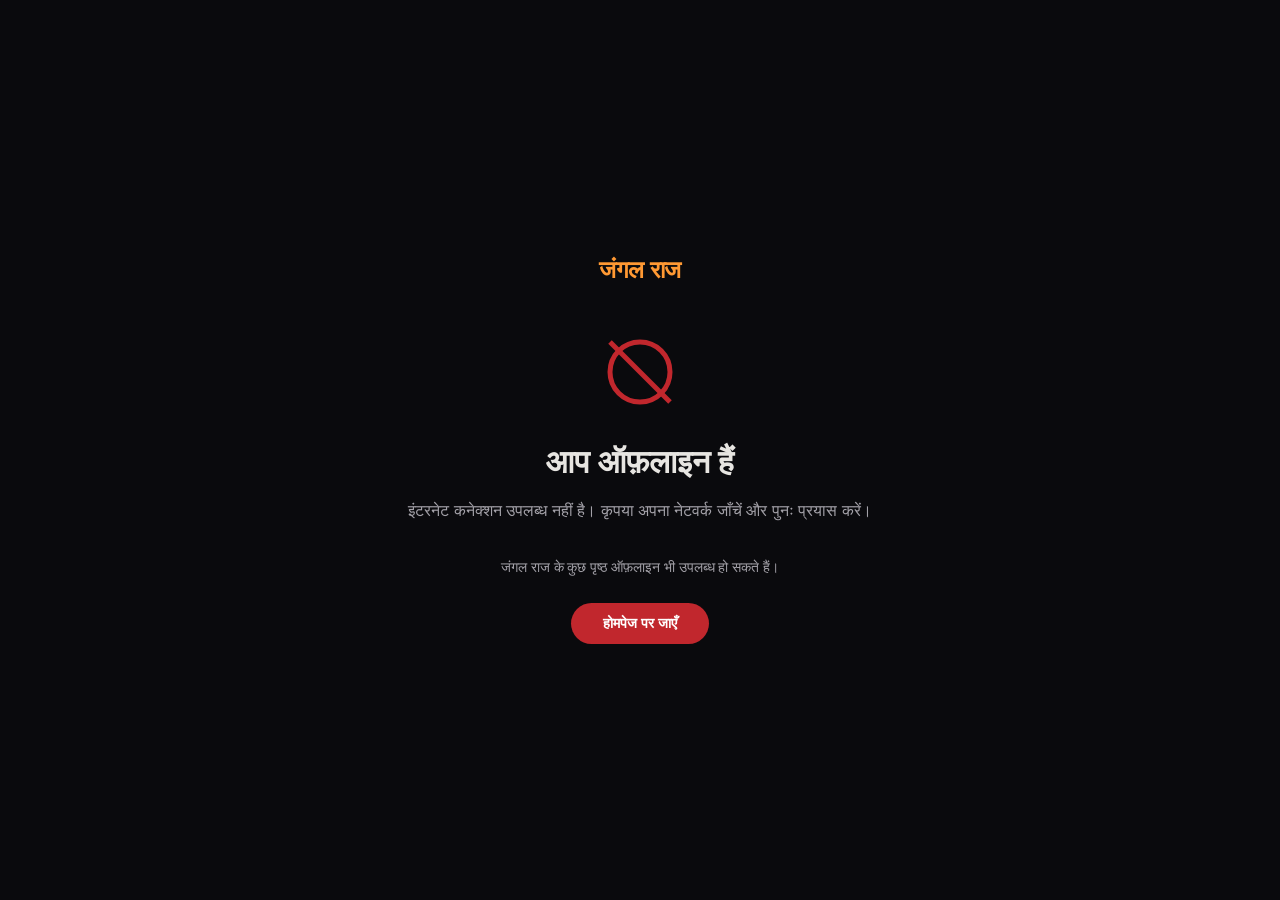
<file: offline.html>
<!DOCTYPE html>
<html lang="hi">
<head>
<meta charset="UTF-8">
<meta name="viewport" content="width=device-width, initial-scale=1.0">
<title>ऑफ़लाइन | जंगल राज</title>
<meta name="theme-color" content="#0a0a0d">
<style>
  :root { --red: #c1272d; --saffron: #ff9933; --bg: #0a0a0d; --text: #e7e5e1; --muted: #a3a1a8; }
  * { margin: 0; padding: 0; box-sizing: border-box; }
  body { background: var(--bg); color: var(--text); font-family: 'Inter', sans-serif; display: grid; place-items: center; min-height: 100dvh; text-align: center; padding: 2rem; }
  .wrap { max-width: 480px; }
  svg { width: 80px; height: 80px; color: var(--red); margin: 0 auto 2rem; display: block; }
  h1 { font-size: 2rem; font-weight: 700; margin-bottom: 1rem; }
  p { color: var(--muted); line-height: 1.7; margin-bottom: 2rem; font-size: 1rem; }
  a { display: inline-block; padding: .75rem 2rem; background: var(--red); color: #fff; text-decoration: none; border-radius: 999px; font-weight: 600; font-size: .9rem; transition: opacity .2s; }
  a:hover { opacity: .85; }
  .brand { font-size: 1.5rem; font-weight: 800; color: var(--saffron); margin-bottom: 3rem; letter-spacing: -.02em; }
</style>
</head>
<body>
<div class="wrap">
  <div class="brand">जंगल राज</div>
  <svg viewBox="0 0 24 24" fill="none" stroke="currentColor" stroke-width="1.5">
    <path d="M18.364 5.636a9 9 0 1 0-12.728 12.728 9 9 0 0 0 12.728-12.728z"/>
    <path d="M3 3l18 18"/>
  </svg>
  <h1>आप ऑफ़लाइन हैं</h1>
  <p>इंटरनेट कनेक्शन उपलब्ध नहीं है। कृपया अपना नेटवर्क जाँचें और पुनः प्रयास करें।</p>
  <p style="font-size:.85rem;margin-bottom:1.5rem">जंगल राज के कुछ पृष्ठ ऑफ़लाइन भी उपलब्ध हो सकते हैं।</p>
  <a href="/">होमपेज पर जाएँ</a>
</div>
</body>
</html>
</file>
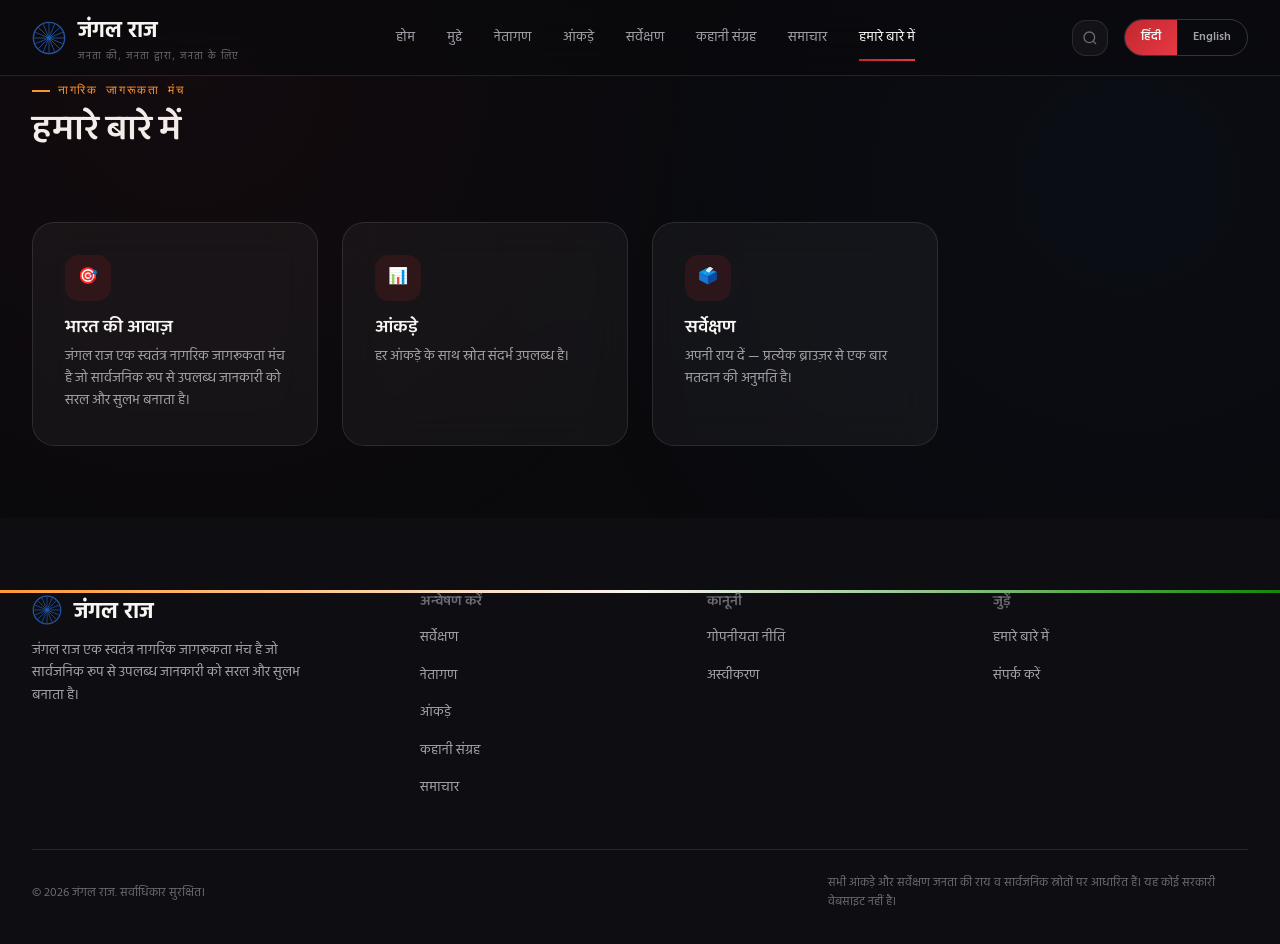
<file: pages/about.html>
﻿<!DOCTYPE html>
<html lang="hi">
<head>
<meta charset="UTF-8">
<meta name="viewport" content="width=device-width, initial-scale=1.0">
<title>हमारे बारे में | जंगल राज</title>
<meta name="description" content="जंगल राज एक स्वतंत्र नागरिक जागरूकता मंच है। जानें हमारा उद्देश्य, कार्यविधि और पारदर्शिता के सिद्धांत।">

<link rel="preconnect" href="https://fonts.googleapis.com" rel="noopener noreferrer" target="_blank">
<link rel="preconnect" href="https://fonts.gstatic.com" rel="noopener noreferrer" target="_blank" crossorigin>
<link href="https://fonts.googleapis.com/css2?family=Space+Grotesk:wght@500;600;700&family=Baloo+2:wght@600;700;800&family=Inter:wght@400;500;600&family=Hind:wght@400;500;600;700&family=JetBrains+Mono:wght@400;500&display=swap" rel="stylesheet">

<link rel="stylesheet" href="../css/variables.css">
<link rel="stylesheet" href="../css/base.css">
<link rel="stylesheet" href="../css/components.css?v=20250822-fix4">
<link rel="stylesheet" href="../css/navbar.css">
<link rel="stylesheet" href="../css/footer.css?v=20260919-cachefix">
<link rel="stylesheet" href="../css/animations.css">
<link rel="stylesheet" href="../css/search.css">
<link rel="stylesheet" href="../css/responsive.css">
<link rel="canonical" href="https://jungleraj.in/pages/about.html" rel="noopener noreferrer" target="_blank">
<link rel="manifest" href="../manifest.json">
<link rel="icon" type="image/svg+xml" href="../favicon.svg">
<meta property="og:type" content="website">
<meta property="og:site_name" content="जंगल राज">
<meta property="og:title" content="हमारे बारे में | जंगल राज">
<meta property="og:description" content="जंगल राज एक स्वतंत्र नागरिक जागरूकता मंच है। जानें हमारा उद्देश्य, कार्यविधि और पारदर्शिता के सिद्धांत।">
<meta property="og:url" content="https://jungleraj.in/pages/about.html">
<meta property="og:image" content="https://jungleraj.in/og-image.png">
<meta name="twitter:card" content="summary_large_image">
<meta name="twitter:title" content="हमारे बारे में | जंगल राज">
<meta name="twitter:description" content="जंगल राज एक स्वतंत्र नागरिक जागरूकता मंच है। जानें हमारा उद्देश्य, कार्यविधि और पारदर्शिता के सिद्धांत।">
<meta name="twitter:image" content="https://jungleraj.in/og-image.png">
<meta name="theme-color" content="#0a0a0d">
<meta name="robots" content="index, follow">
</head>
<body>

<a class="skip-link" href="#main" data-i18n="nav.mainContent">मुख्य सामग्री पर जाएँ</a>

<div id="app-loader" aria-hidden="true">
  <svg class="loader-chakra" viewBox="0 0 100 100" xmlns="http://www.w3.org/2000/svg">
    <circle cx="50" cy="50" r="46" fill="none" stroke="currentColor" stroke-width="4"/>
    <circle cx="50" cy="50" r="6" fill="currentColor"/>
    <g stroke="currentColor" stroke-width="2.5"><line x1="50" y1="50" x2="94.00" y2="50.00"/><line x1="50" y1="50" x2="90.65" y2="66.84"/><line x1="50" y1="50" x2="81.11" y2="81.11"/><line x1="50" y1="50" x2="66.84" y2="90.65"/><line x1="50" y1="50" x2="50.00" y2="94.00"/><line x1="50" y1="50" x2="33.16" y2="90.65"/><line x1="50" y1="50" x2="18.89" y2="81.11"/><line x1="50" y1="50" x2="9.35" y2="66.84"/><line x1="50" y1="50" x2="6.00" y2="50.00"/><line x1="50" y1="50" x2="9.35" y2="33.16"/><line x1="50" y1="50" x2="18.89" y2="18.89"/><line x1="50" y1="50" x2="33.16" y2="9.35"/><line x1="50" y1="50" x2="50.00" y2="6.00"/><line x1="50" y1="50" x2="66.84" y2="9.35"/><line x1="50" y1="50" x2="81.11" y2="18.89"/><line x1="50" y1="50" x2="90.65" y2="33.16"/></g>
  </svg>
  <span class="loader-text" data-i18n="common.loading">लोड हो रहा है…</span>
  <div class="loader-bar"><span></span></div>
</div>


<header class="navbar">
  <div class="container">
    <a href="../index.html" class="brand">
      <svg class="chakra-mark" viewBox="0 0 100 100" xmlns="http://www.w3.org/2000/svg">
        <circle cx="50" cy="50" r="46" fill="none" stroke="currentColor" stroke-width="4"/>
        <circle cx="50" cy="50" r="6" fill="currentColor"/>
        <g stroke="currentColor" stroke-width="2.5"><line x1="50" y1="50" x2="94.00" y2="50.00"/><line x1="50" y1="50" x2="90.65" y2="66.84"/><line x1="50" y1="50" x2="81.11" y2="81.11"/><line x1="50" y1="50" x2="66.84" y2="90.65"/><line x1="50" y1="50" x2="50.00" y2="94.00"/><line x1="50" y1="50" x2="33.16" y2="90.65"/><line x1="50" y1="50" x2="18.89" y2="81.11"/><line x1="50" y1="50" x2="9.35" y2="66.84"/><line x1="50" y1="50" x2="6.00" y2="50.00"/><line x1="50" y1="50" x2="9.35" y2="33.16"/><line x1="50" y1="50" x2="18.89" y2="18.89"/><line x1="50" y1="50" x2="33.16" y2="9.35"/><line x1="50" y1="50" x2="50.00" y2="6.00"/><line x1="50" y1="50" x2="66.84" y2="9.35"/><line x1="50" y1="50" x2="81.11" y2="18.89"/><line x1="50" y1="50" x2="90.65" y2="33.16"/></g>
      </svg>
      <span>
        <span data-i18n="brand.name">जंगल राज</span>
        <small data-i18n="brand.strapline">जनता की, जनता द्वारा, जनता के लिए</small>
      </span>
    </a>

    <button class="nav-toggle" aria-label="Open menu" aria-expanded="false" data-i18n-aria="nav.openMenu">
      <span></span><span></span><span></span>
    </button>

        <ul class="nav-links">
      <li><a href="../index.html" data-i18n="nav.home">होम</a></li>
      <li><a href="issues.html" data-i18n="nav.issues">मुद्दे</a></li>
      <li><a href="politicians.html" data-i18n="nav.politicians">नेतागण</a></li>
      <li><a href="statistics.html" data-i18n="nav.statistics">आंकड़े</a></li>
      <li><a href="surveys.html" data-i18n="nav.surveys">सर्वेक्षण</a></li>
      <li><a href="storybook.html" data-i18n="nav.storybook">कहानी संग्रह</a></li>
      <li><a href="news.html" data-i18n="nav.news">समाचार</a></li>
      <li><a href="about.html" data-i18n="nav.about">हमारे बारे में</a></li>
    </ul>

    <div class="nav-actions">
            <button class="search-trigger-btn" aria-label="खोजें" title="Search (Ctrl+K)" onclick="JrSearch.open()">
        <svg viewBox="0 0 24 24" fill="none" stroke="currentColor" stroke-width="2"><circle cx="11" cy="11" r="8"/><path d="m21 21-4.35-4.35"/></svg>
      </button>
      <div class="lang-toggle">
        <button data-lang="hi">हिंदी</button>
        <button data-lang="en">English</button>
      </div>
    </div>
  </div>
</header>


<main id="main">

<section class="page-header">
  <div class="container">
    <span class="eyebrow" data-i18n="home.hero.eyebrow">नागरिक जागरूकता मंच</span>
    <h1 class="section-title" data-i18n="about.title">हमारे बारे में</h1>
  </div>
</section>

<section class="section container">
  <div class="card-grid">
    <article class="card">
      <div class="card-icon">🎯</div>
      <h3 class="card-title" data-i18n="brand.tagline">भारत की आवाज़</h3>
      <p class="card-text" data-i18n="footer.about">जंगल राज एक स्वतंत्र नागरिक जागरूकता मंच है जो सार्वजनिक रूप से उपलब्ध जानकारी को सरल और सुलभ बनाता है।</p>
    </article>
    <article class="card">
      <div class="card-icon">📊</div>
      <h3 class="card-title" data-i18n="nav.statistics">आंकड़े</h3>
      <p class="card-text" data-i18n="statistics.sub">हर आंकड़े के साथ स्रोत संदर्भ उपलब्ध है।</p>
    </article>
    <article class="card">
      <div class="card-icon">🗳️</div>
      <h3 class="card-title" data-i18n="nav.surveys">सर्वेक्षण</h3>
      <p class="card-text" data-i18n="surveys.sub">अपनी राय दें — प्रत्येक ब्राउज़र से एक बार मतदान की अनुमति है।</p>
    </article>
  </div>
</section>

</main>

<footer class="site-footer">
  <div class="footer-tricolour"></div>
  <div class="container">
    <div class="footer-grid">
      <div class="footer-brand">
        <a href="../index.html" class="brand">
          <svg class="chakra-mark" viewBox="0 0 100 100" xmlns="http://www.w3.org/2000/svg" style="width:30px;height:30px;">
            <circle cx="50" cy="50" r="46" fill="none" stroke="currentColor" stroke-width="4"/>
            <circle cx="50" cy="50" r="6" fill="currentColor"/>
            <g stroke="currentColor" stroke-width="2.5"><line x1="50" y1="50" x2="94.00" y2="50.00"/><line x1="50" y1="50" x2="90.65" y2="66.84"/><line x1="50" y1="50" x2="81.11" y2="81.11"/><line x1="50" y1="50" x2="66.84" y2="90.65"/><line x1="50" y1="50" x2="50.00" y2="94.00"/><line x1="50" y1="50" x2="33.16" y2="90.65"/><line x1="50" y1="50" x2="18.89" y2="81.11"/><line x1="50" y1="50" x2="9.35" y2="66.84"/><line x1="50" y1="50" x2="6.00" y2="50.00"/><line x1="50" y1="50" x2="9.35" y2="33.16"/><line x1="50" y1="50" x2="18.89" y2="18.89"/><line x1="50" y1="50" x2="33.16" y2="9.35"/><line x1="50" y1="50" x2="50.00" y2="6.00"/><line x1="50" y1="50" x2="66.84" y2="9.35"/><line x1="50" y1="50" x2="81.11" y2="18.89"/><line x1="50" y1="50" x2="90.65" y2="33.16"/></g>
          </svg>
          <span data-i18n="brand.name">जंगल राज</span>
        </a>
        <p data-i18n="footer.about">जंगल राज एक स्वतंत्र नागरिक जागरूकता मंच है जो सार्वजनिक रूप से उपलब्ध जानकारी को सरल और सुलभ बनाता है।</p>
      </div>
      <div class="footer-col">
        <h4 data-i18n="footer.explore">अन्वेषण करें</h4>
        <ul>
          <li><a href="surveys.html" data-i18n="nav.surveys">सर्वेक्षण</a></li>
          <li><a href="politicians.html" data-i18n="nav.politicians">नेतागण</a></li>
          <li><a href="statistics.html" data-i18n="nav.statistics">आंकड़े</a></li>
          <li><a href="storybook.html" data-i18n="nav.storybook">कहानी संग्रह</a></li>
          <li><a href="news.html" data-i18n="nav.news">समाचार</a></li>
        </ul>
      </div>
      <div class="footer-col">
        <h4 data-i18n="footer.legal">कानूनी</h4>
        <ul>
          <li><a href="privacy.html" data-i18n="footer.privacy">गोपनीयता नीति</a></li>
          <li><a href="disclaimer.html" data-i18n="footer.disclaimer">अस्वीकरण</a></li>
        </ul>
      </div>
      <div class="footer-col">
        <h4 data-i18n="footer.connect">जुड़ें</h4>
        <ul>
          <li><a href="about.html" data-i18n="footer.about_link">हमारे बारे में</a></li>
          <li><a href="contact.html" data-i18n="footer.contact">संपर्क करें</a></li>
        </ul>
      </div>
    </div>
    <div class="footer-bottom">
      <span>© <span data-year></span> <span data-i18n="brand.name">जंगल राज</span>. <span data-i18n="footer.rights">सर्वाधिकार सुरक्षित।</span></span>
      <span class="disclaimer-note" data-i18n="footer.disclaimerNote">सभी आंकड़े और सर्वेक्षण जनता की राय व सार्वजनिक स्रोतों पर आधारित हैं। यह कोई सरकारी वेबसाइट नहीं है।</span>
    </div>
  </div>
</footer>


<script src="../js/i18n.js?v=20260919-cachefix5"></script>
<script src="../js/api.js"></script>
<script src="../js/components.js"></script>
<script src="../js/main.js"></script>

<!-- GLOBAL SEARCH OVERLAY -->
<div class="search-overlay" id="search-overlay" role="dialog" aria-modal="true" aria-label="वैश्विक खोज">
  <div class="search-overlay-box">
    <div class="search-overlay-input-row">
      <span class="search-overlay-icon">
        <svg width="20" height="20" viewBox="0 0 24 24" fill="none" stroke="currentColor" stroke-width="2"><circle cx="11" cy="11" r="8"/><path d="m21 21-4.35-4.35"/></svg>
      </span>
      <input type="search" id="search-overlay-input" class="search-overlay-input"
             placeholder="खोजें… नेता, आँकड़े, मुद्दे, सर्वेक्षण…" data-i18n-placeholder="search.placeholder"
             autocomplete="off" spellcheck="false" aria-label="वैश्विक खोज" data-i18n-aria="search.globalSearch">
      <button class="search-voice-btn" id="search-voice-btn" aria-label="आवाज़ से खोजें" data-i18n-aria="search.voiceSearch" title="Voice">
        <svg width="14" height="14" viewBox="0 0 24 24" fill="none" stroke="currentColor" stroke-width="2"><path d="M12 1a3 3 0 0 0-3 3v8a3 3 0 0 0 6 0V4a3 3 0 0 0-3-3z"/><path d="M19 10v2a7 7 0 0 1-14 0v-2"/><line x1="12" y1="19" x2="12" y2="23"/><line x1="8" y1="23" x2="16" y2="23"/></svg>
      </button>
      <button class="search-close-btn" id="search-close-btn" aria-label="बंद करें" data-i18n-aria="search.closeSearch">✕</button>
    </div>
    <div class="search-hints">
      <span class="search-hint"><kbd>↑</kbd><kbd>↓</kbd> <span data-i18n="search.navigate">नेविगेट</span></span>
      <span class="search-hint"><kbd>Enter</kbd> <span data-i18n="search.open">खोलें</span></span>
      <span class="search-hint"><kbd>Esc</kbd> <span data-i18n="search.close">बंद करें</span></span>
      <span class="search-hint"><kbd>Ctrl K</kbd> <span data-i18n="common.search">खोजें</span></span>
    </div>
  </div>
  <div class="search-results-container">
    <div id="search-results"></div>
  </div>
</div>
<script src="../js/search.js"></script>
</body>
</html>
</file>
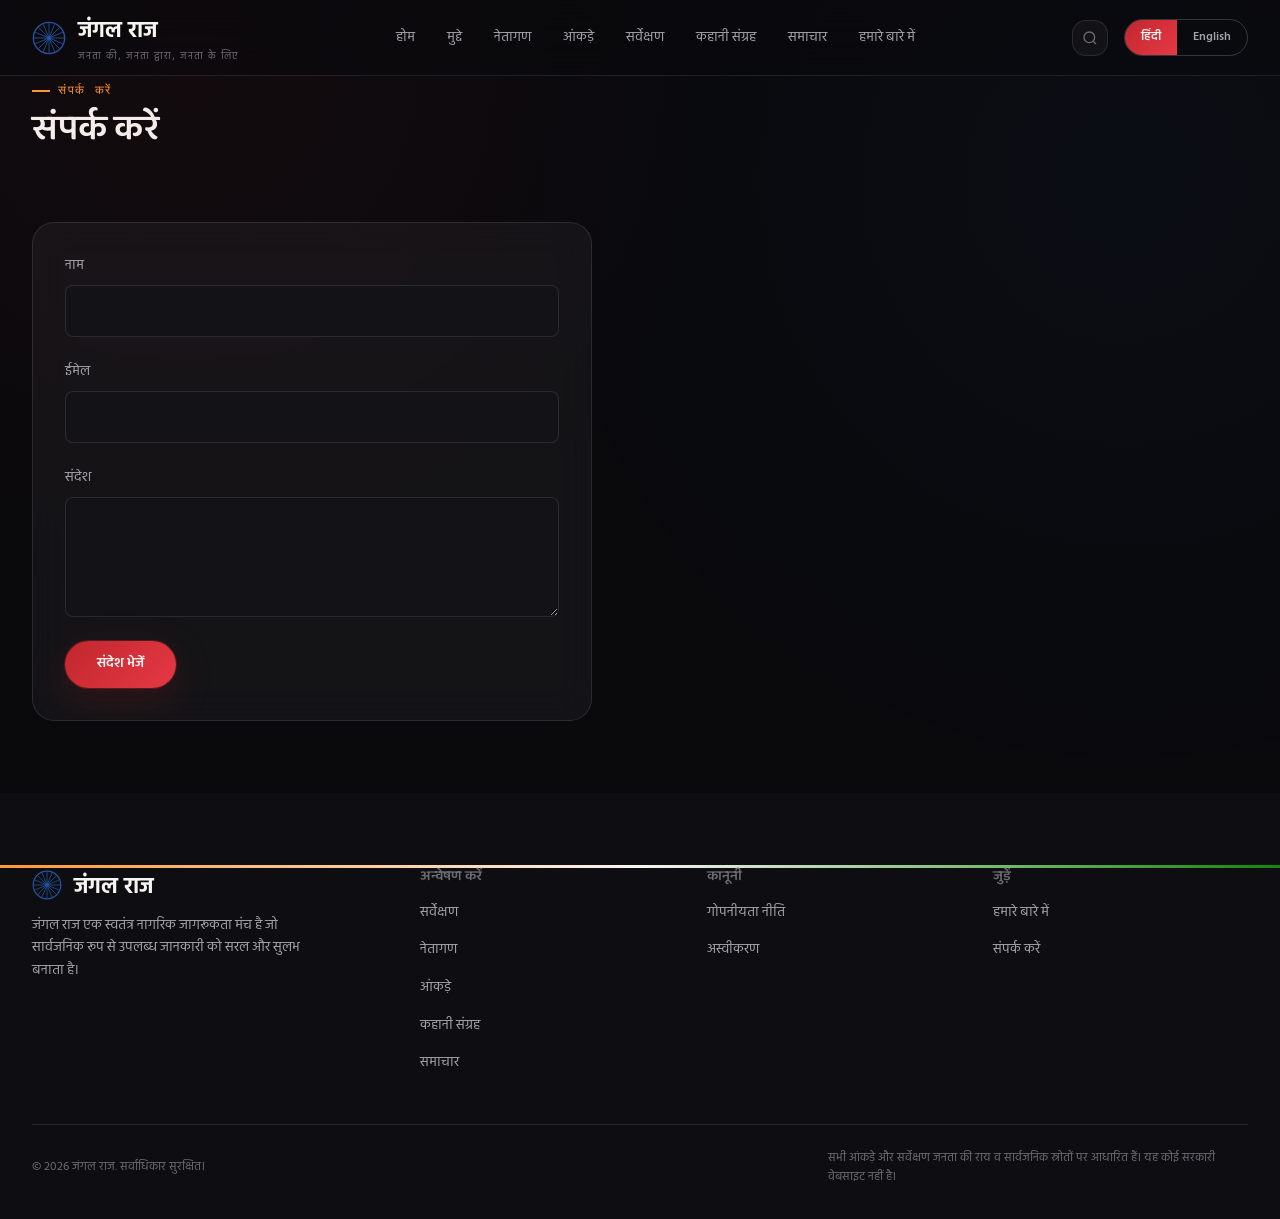
<file: pages/contact.html>
﻿<!DOCTYPE html>
<html lang="hi">
<head>
<meta charset="UTF-8">
<meta name="viewport" content="width=device-width, initial-scale=1.0">
<title>संपर्क करें | जंगल राज</title>
<meta name="description" content="जंगल राज से संपर्क करें — सुझाव, प्रश्न या फीडबैक साझा करें।">

<link rel="preconnect" href="https://fonts.googleapis.com" rel="noopener noreferrer" target="_blank">
<link rel="preconnect" href="https://fonts.gstatic.com" rel="noopener noreferrer" target="_blank" crossorigin>
<link href="https://fonts.googleapis.com/css2?family=Space+Grotesk:wght@500;600;700&family=Baloo+2:wght@600;700;800&family=Inter:wght@400;500;600&family=Hind:wght@400;500;600;700&family=JetBrains+Mono:wght@400;500&display=swap" rel="stylesheet">

<link rel="stylesheet" href="../css/variables.css">
<link rel="stylesheet" href="../css/base.css">
<link rel="stylesheet" href="../css/components.css?v=20250822-fix4">
<link rel="stylesheet" href="../css/navbar.css">
<link rel="stylesheet" href="../css/footer.css?v=20260919-cachefix">
<link rel="stylesheet" href="../css/animations.css">
<link rel="stylesheet" href="../css/search.css">
<link rel="stylesheet" href="../css/responsive.css">
<link rel="canonical" href="https://jungleraj.in/pages/contact.html" rel="noopener noreferrer" target="_blank">
<link rel="manifest" href="../manifest.json">
<link rel="icon" type="image/svg+xml" href="../favicon.svg">
<meta property="og:type" content="website">
<meta property="og:site_name" content="जंगल राज">
<meta property="og:title" content="संपर्क करें | जंगल राज">
<meta property="og:description" content="जंगल राज से संपर्क करें — सुझाव, प्रश्न या फीडबैक साझा करें।">
<meta property="og:url" content="https://jungleraj.in/pages/contact.html">
<meta property="og:image" content="https://jungleraj.in/og-image.png">
<meta name="twitter:card" content="summary_large_image">
<meta name="twitter:title" content="संपर्क करें | जंगल राज">
<meta name="twitter:description" content="जंगल राज से संपर्क करें — सुझाव, प्रश्न या फीडबैक साझा करें।">
<meta name="twitter:image" content="https://jungleraj.in/og-image.png">
<meta name="theme-color" content="#0a0a0d">
<meta name="robots" content="index, follow">
</head>
<body>

<a class="skip-link" href="#main" data-i18n="nav.mainContent">मुख्य सामग्री पर जाएँ</a>

<div id="app-loader" aria-hidden="true">
  <svg class="loader-chakra" viewBox="0 0 100 100" xmlns="http://www.w3.org/2000/svg">
    <circle cx="50" cy="50" r="46" fill="none" stroke="currentColor" stroke-width="4"/>
    <circle cx="50" cy="50" r="6" fill="currentColor"/>
    <g stroke="currentColor" stroke-width="2.5"><line x1="50" y1="50" x2="94.00" y2="50.00"/><line x1="50" y1="50" x2="90.65" y2="66.84"/><line x1="50" y1="50" x2="81.11" y2="81.11"/><line x1="50" y1="50" x2="66.84" y2="90.65"/><line x1="50" y1="50" x2="50.00" y2="94.00"/><line x1="50" y1="50" x2="33.16" y2="90.65"/><line x1="50" y1="50" x2="18.89" y2="81.11"/><line x1="50" y1="50" x2="9.35" y2="66.84"/><line x1="50" y1="50" x2="6.00" y2="50.00"/><line x1="50" y1="50" x2="9.35" y2="33.16"/><line x1="50" y1="50" x2="18.89" y2="18.89"/><line x1="50" y1="50" x2="33.16" y2="9.35"/><line x1="50" y1="50" x2="50.00" y2="6.00"/><line x1="50" y1="50" x2="66.84" y2="9.35"/><line x1="50" y1="50" x2="81.11" y2="18.89"/><line x1="50" y1="50" x2="90.65" y2="33.16"/></g>
  </svg>
  <span class="loader-text" data-i18n="common.loading">लोड हो रहा है…</span>
  <div class="loader-bar"><span></span></div>
</div>


<header class="navbar">
  <div class="container">
    <a href="../index.html" class="brand">
      <svg class="chakra-mark" viewBox="0 0 100 100" xmlns="http://www.w3.org/2000/svg">
        <circle cx="50" cy="50" r="46" fill="none" stroke="currentColor" stroke-width="4"/>
        <circle cx="50" cy="50" r="6" fill="currentColor"/>
        <g stroke="currentColor" stroke-width="2.5"><line x1="50" y1="50" x2="94.00" y2="50.00"/><line x1="50" y1="50" x2="90.65" y2="66.84"/><line x1="50" y1="50" x2="81.11" y2="81.11"/><line x1="50" y1="50" x2="66.84" y2="90.65"/><line x1="50" y1="50" x2="50.00" y2="94.00"/><line x1="50" y1="50" x2="33.16" y2="90.65"/><line x1="50" y1="50" x2="18.89" y2="81.11"/><line x1="50" y1="50" x2="9.35" y2="66.84"/><line x1="50" y1="50" x2="6.00" y2="50.00"/><line x1="50" y1="50" x2="9.35" y2="33.16"/><line x1="50" y1="50" x2="18.89" y2="18.89"/><line x1="50" y1="50" x2="33.16" y2="9.35"/><line x1="50" y1="50" x2="50.00" y2="6.00"/><line x1="50" y1="50" x2="66.84" y2="9.35"/><line x1="50" y1="50" x2="81.11" y2="18.89"/><line x1="50" y1="50" x2="90.65" y2="33.16"/></g>
      </svg>
      <span>
        <span data-i18n="brand.name">जंगल राज</span>
        <small data-i18n="brand.strapline">जनता की, जनता द्वारा, जनता के लिए</small>
      </span>
    </a>

    <button class="nav-toggle" aria-label="Open menu" aria-expanded="false" data-i18n-aria="nav.openMenu">
      <span></span><span></span><span></span>
    </button>

        <ul class="nav-links">
      <li><a href="../index.html" data-i18n="nav.home">होम</a></li>
      <li><a href="issues.html" data-i18n="nav.issues">मुद्दे</a></li>
      <li><a href="politicians.html" data-i18n="nav.politicians">नेतागण</a></li>
      <li><a href="statistics.html" data-i18n="nav.statistics">आंकड़े</a></li>
      <li><a href="surveys.html" data-i18n="nav.surveys">सर्वेक्षण</a></li>
      <li><a href="storybook.html" data-i18n="nav.storybook">कहानी संग्रह</a></li>
      <li><a href="news.html" data-i18n="nav.news">समाचार</a></li>
      <li><a href="about.html" data-i18n="nav.about">हमारे बारे में</a></li>
    </ul>

    <div class="nav-actions">
            <button class="search-trigger-btn" aria-label="खोजें" title="Search (Ctrl+K)" onclick="JrSearch.open()">
        <svg viewBox="0 0 24 24" fill="none" stroke="currentColor" stroke-width="2"><circle cx="11" cy="11" r="8"/><path d="m21 21-4.35-4.35"/></svg>
      </button>
      <div class="lang-toggle">
        <button data-lang="hi">हिंदी</button>
        <button data-lang="en">English</button>
      </div>
    </div>
  </div>
</header>


<main id="main">

<section class="page-header">
  <div class="container">
    <span class="eyebrow" data-i18n="nav.contact">संपर्क करें</span>
    <h1 class="section-title" data-i18n="contact.title">संपर्क करें</h1>
  </div>
</section>

<section class="section container">
  <div class="card" style="max-width:560px;">
    <form id="contact-form" novalidate>
      <div class="field">
        <label for="contact-name" data-i18n="contact.name">नाम</label>
        <input type="text" id="contact-name" name="name" required>
      </div>
      <div class="field">
        <label for="contact-email" data-i18n="contact.email">ईमेल</label>
        <input type="email" id="contact-email" name="email" required>
      </div>
      <div class="field">
        <label for="contact-message" data-i18n="contact.message">संदेश</label>
        <textarea id="contact-message" name="message" required></textarea>
      </div>
      <button type="submit" class="btn btn-primary" data-i18n="contact.send">संदेश भेजें</button>
    </form>
  </div>
</section>

<script>
document.getElementById('contact-form')?.addEventListener('submit', function (e) {
  e.preventDefault();
  this.reset();
  window.jrToast && jrToast(jrT('contact.send') + ' \u2713');
});
</script>

</main>

<footer class="site-footer">
  <div class="footer-tricolour"></div>
  <div class="container">
    <div class="footer-grid">
      <div class="footer-brand">
        <a href="../index.html" class="brand">
          <svg class="chakra-mark" viewBox="0 0 100 100" xmlns="http://www.w3.org/2000/svg" style="width:30px;height:30px;">
            <circle cx="50" cy="50" r="46" fill="none" stroke="currentColor" stroke-width="4"/>
            <circle cx="50" cy="50" r="6" fill="currentColor"/>
            <g stroke="currentColor" stroke-width="2.5"><line x1="50" y1="50" x2="94.00" y2="50.00"/><line x1="50" y1="50" x2="90.65" y2="66.84"/><line x1="50" y1="50" x2="81.11" y2="81.11"/><line x1="50" y1="50" x2="66.84" y2="90.65"/><line x1="50" y1="50" x2="50.00" y2="94.00"/><line x1="50" y1="50" x2="33.16" y2="90.65"/><line x1="50" y1="50" x2="18.89" y2="81.11"/><line x1="50" y1="50" x2="9.35" y2="66.84"/><line x1="50" y1="50" x2="6.00" y2="50.00"/><line x1="50" y1="50" x2="9.35" y2="33.16"/><line x1="50" y1="50" x2="18.89" y2="18.89"/><line x1="50" y1="50" x2="33.16" y2="9.35"/><line x1="50" y1="50" x2="50.00" y2="6.00"/><line x1="50" y1="50" x2="66.84" y2="9.35"/><line x1="50" y1="50" x2="81.11" y2="18.89"/><line x1="50" y1="50" x2="90.65" y2="33.16"/></g>
          </svg>
          <span data-i18n="brand.name">जंगल राज</span>
        </a>
        <p data-i18n="footer.about">जंगल राज एक स्वतंत्र नागरिक जागरूकता मंच है जो सार्वजनिक रूप से उपलब्ध जानकारी को सरल और सुलभ बनाता है।</p>
      </div>
      <div class="footer-col">
        <h4 data-i18n="footer.explore">अन्वेषण करें</h4>
        <ul>
          <li><a href="surveys.html" data-i18n="nav.surveys">सर्वेक्षण</a></li>
          <li><a href="politicians.html" data-i18n="nav.politicians">नेतागण</a></li>
          <li><a href="statistics.html" data-i18n="nav.statistics">आंकड़े</a></li>
          <li><a href="storybook.html" data-i18n="nav.storybook">कहानी संग्रह</a></li>
          <li><a href="news.html" data-i18n="nav.news">समाचार</a></li>
        </ul>
      </div>
      <div class="footer-col">
        <h4 data-i18n="footer.legal">कानूनी</h4>
        <ul>
          <li><a href="privacy.html" data-i18n="footer.privacy">गोपनीयता नीति</a></li>
          <li><a href="disclaimer.html" data-i18n="footer.disclaimer">अस्वीकरण</a></li>
        </ul>
      </div>
      <div class="footer-col">
        <h4 data-i18n="footer.connect">जुड़ें</h4>
        <ul>
          <li><a href="about.html" data-i18n="footer.about_link">हमारे बारे में</a></li>
          <li><a href="contact.html" data-i18n="footer.contact">संपर्क करें</a></li>
        </ul>
      </div>
    </div>
    <div class="footer-bottom">
      <span>© <span data-year></span> <span data-i18n="brand.name">जंगल राज</span>. <span data-i18n="footer.rights">सर्वाधिकार सुरक्षित।</span></span>
      <span class="disclaimer-note" data-i18n="footer.disclaimerNote">सभी आंकड़े और सर्वेक्षण जनता की राय व सार्वजनिक स्रोतों पर आधारित हैं। यह कोई सरकारी वेबसाइट नहीं है।</span>
    </div>
  </div>
</footer>


<script src="../js/i18n.js?v=20260919-cachefix5"></script>
<script src="../js/api.js"></script>
<script src="../js/components.js"></script>
<script src="../js/main.js"></script>

<!-- GLOBAL SEARCH OVERLAY -->
<div class="search-overlay" id="search-overlay" role="dialog" aria-modal="true" aria-label="वैश्विक खोज">
  <div class="search-overlay-box">
    <div class="search-overlay-input-row">
      <span class="search-overlay-icon">
        <svg width="20" height="20" viewBox="0 0 24 24" fill="none" stroke="currentColor" stroke-width="2"><circle cx="11" cy="11" r="8"/><path d="m21 21-4.35-4.35"/></svg>
      </span>
      <input type="search" id="search-overlay-input" class="search-overlay-input"
             placeholder="खोजें… नेता, आँकड़े, मुद्दे, सर्वेक्षण…" data-i18n-placeholder="search.placeholder"
             autocomplete="off" spellcheck="false" aria-label="वैश्विक खोज" data-i18n-aria="search.globalSearch">
      <button class="search-voice-btn" id="search-voice-btn" aria-label="आवाज़ से खोजें" data-i18n-aria="search.voiceSearch" title="Voice">
        <svg width="14" height="14" viewBox="0 0 24 24" fill="none" stroke="currentColor" stroke-width="2"><path d="M12 1a3 3 0 0 0-3 3v8a3 3 0 0 0 6 0V4a3 3 0 0 0-3-3z"/><path d="M19 10v2a7 7 0 0 1-14 0v-2"/><line x1="12" y1="19" x2="12" y2="23"/><line x1="8" y1="23" x2="16" y2="23"/></svg>
      </button>
      <button class="search-close-btn" id="search-close-btn" aria-label="बंद करें" data-i18n-aria="search.closeSearch">✕</button>
    </div>
    <div class="search-hints">
      <span class="search-hint"><kbd>↑</kbd><kbd>↓</kbd> <span data-i18n="search.navigate">नेविगेट</span></span>
      <span class="search-hint"><kbd>Enter</kbd> <span data-i18n="search.open">खोलें</span></span>
      <span class="search-hint"><kbd>Esc</kbd> <span data-i18n="search.close">बंद करें</span></span>
      <span class="search-hint"><kbd>Ctrl K</kbd> <span data-i18n="common.search">खोजें</span></span>
    </div>
  </div>
  <div class="search-results-container">
    <div id="search-results"></div>
  </div>
</div>
<script src="../js/search.js"></script>
</body>
</html>
</file>
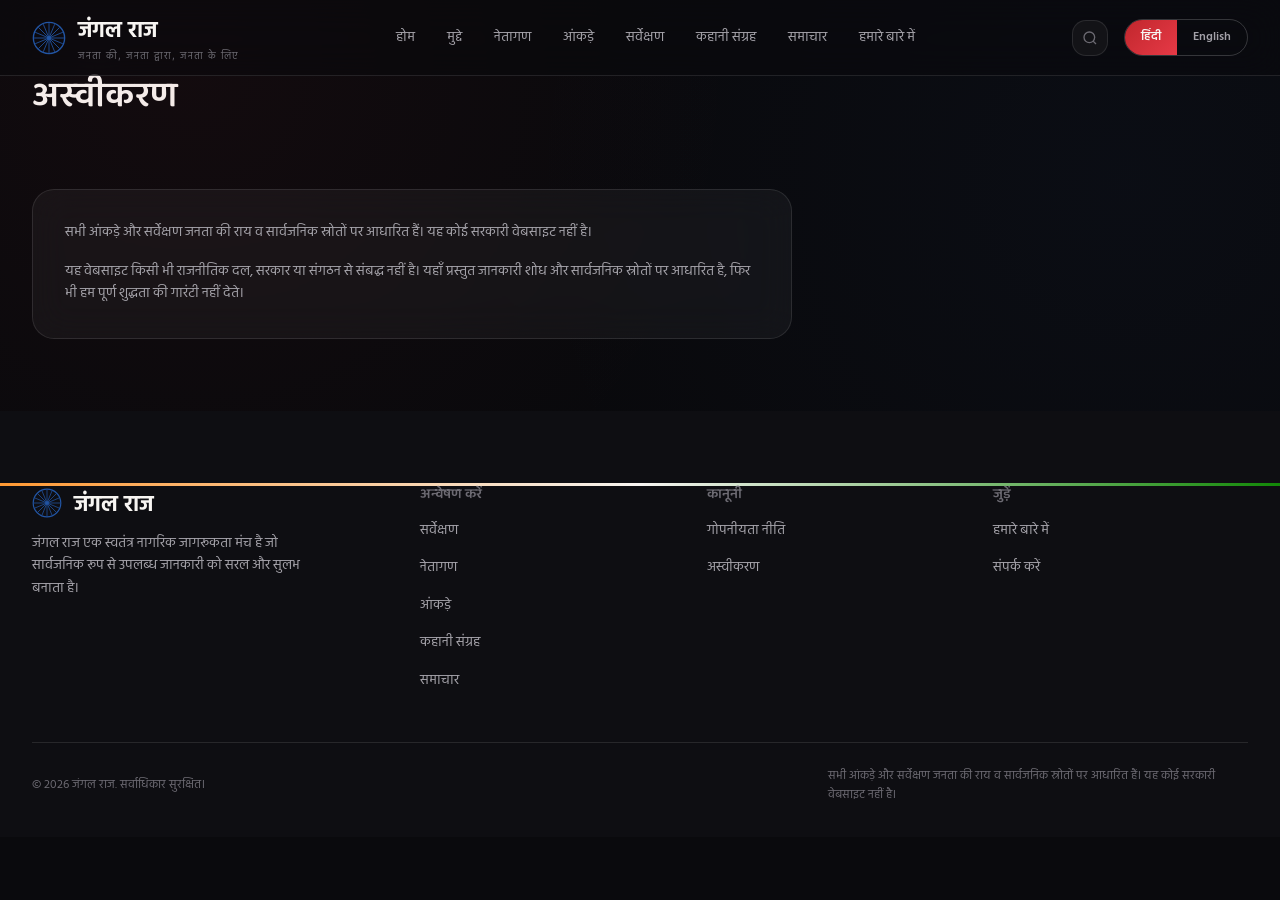
<file: pages/disclaimer.html>
﻿<!DOCTYPE html>
<html lang="hi">
<head>
<meta charset="UTF-8">
<meta name="viewport" content="width=device-width, initial-scale=1.0">
<title>अस्वीकरण | जंगल राज</title>
<meta name="description" content="जंगल राज के अस्वीकरण पृष्ठ पर जानकारी के स्रोत और सीमाओं के बारे में पढ़ें।">

<link rel="preconnect" href="https://fonts.googleapis.com" rel="noopener noreferrer" target="_blank">
<link rel="preconnect" href="https://fonts.gstatic.com" rel="noopener noreferrer" target="_blank" crossorigin>
<link href="https://fonts.googleapis.com/css2?family=Space+Grotesk:wght@500;600;700&family=Baloo+2:wght@600;700;800&family=Inter:wght@400;500;600&family=Hind:wght@400;500;600;700&family=JetBrains+Mono:wght@400;500&display=swap" rel="stylesheet">

<link rel="stylesheet" href="../css/variables.css">
<link rel="stylesheet" href="../css/base.css">
<link rel="stylesheet" href="../css/components.css?v=20250822-fix4">
<link rel="stylesheet" href="../css/navbar.css">
<link rel="stylesheet" href="../css/footer.css?v=20260919-cachefix">
<link rel="stylesheet" href="../css/animations.css">
<link rel="stylesheet" href="../css/search.css">
<link rel="stylesheet" href="../css/responsive.css">
<link rel="canonical" href="https://jungleraj.in/pages/disclaimer.html" rel="noopener noreferrer" target="_blank">
<link rel="manifest" href="../manifest.json">
<link rel="icon" type="image/svg+xml" href="../favicon.svg">
<meta property="og:type" content="website">
<meta property="og:site_name" content="जंगल राज">
<meta property="og:title" content="अस्वीकरण | जंगल राज">
<meta property="og:description" content="जंगल राज के अस्वीकरण पृष्ठ पर जानकारी के स्रोत और सीमाओं के बारे में पढ़ें।">
<meta property="og:url" content="https://jungleraj.in/pages/disclaimer.html">
<meta property="og:image" content="https://jungleraj.in/og-image.png">
<meta name="twitter:card" content="summary_large_image">
<meta name="twitter:title" content="अस्वीकरण | जंगल राज">
<meta name="twitter:description" content="जंगल राज के अस्वीकरण पृष्ठ पर जानकारी के स्रोत और सीमाओं के बारे में पढ़ें।">
<meta name="twitter:image" content="https://jungleraj.in/og-image.png">
<meta name="theme-color" content="#0a0a0d">
<meta name="robots" content="index, follow">
</head>
<body>

<a class="skip-link" href="#main" data-i18n="nav.mainContent">मुख्य सामग्री पर जाएँ</a>

<div id="app-loader" aria-hidden="true">
  <svg class="loader-chakra" viewBox="0 0 100 100" xmlns="http://www.w3.org/2000/svg">
    <circle cx="50" cy="50" r="46" fill="none" stroke="currentColor" stroke-width="4"/>
    <circle cx="50" cy="50" r="6" fill="currentColor"/>
    <g stroke="currentColor" stroke-width="2.5"><line x1="50" y1="50" x2="94.00" y2="50.00"/><line x1="50" y1="50" x2="90.65" y2="66.84"/><line x1="50" y1="50" x2="81.11" y2="81.11"/><line x1="50" y1="50" x2="66.84" y2="90.65"/><line x1="50" y1="50" x2="50.00" y2="94.00"/><line x1="50" y1="50" x2="33.16" y2="90.65"/><line x1="50" y1="50" x2="18.89" y2="81.11"/><line x1="50" y1="50" x2="9.35" y2="66.84"/><line x1="50" y1="50" x2="6.00" y2="50.00"/><line x1="50" y1="50" x2="9.35" y2="33.16"/><line x1="50" y1="50" x2="18.89" y2="18.89"/><line x1="50" y1="50" x2="33.16" y2="9.35"/><line x1="50" y1="50" x2="50.00" y2="6.00"/><line x1="50" y1="50" x2="66.84" y2="9.35"/><line x1="50" y1="50" x2="81.11" y2="18.89"/><line x1="50" y1="50" x2="90.65" y2="33.16"/></g>
  </svg>
  <span class="loader-text" data-i18n="common.loading">लोड हो रहा है…</span>
  <div class="loader-bar"><span></span></div>
</div>


<header class="navbar">
  <div class="container">
    <a href="../index.html" class="brand">
      <svg class="chakra-mark" viewBox="0 0 100 100" xmlns="http://www.w3.org/2000/svg">
        <circle cx="50" cy="50" r="46" fill="none" stroke="currentColor" stroke-width="4"/>
        <circle cx="50" cy="50" r="6" fill="currentColor"/>
        <g stroke="currentColor" stroke-width="2.5"><line x1="50" y1="50" x2="94.00" y2="50.00"/><line x1="50" y1="50" x2="90.65" y2="66.84"/><line x1="50" y1="50" x2="81.11" y2="81.11"/><line x1="50" y1="50" x2="66.84" y2="90.65"/><line x1="50" y1="50" x2="50.00" y2="94.00"/><line x1="50" y1="50" x2="33.16" y2="90.65"/><line x1="50" y1="50" x2="18.89" y2="81.11"/><line x1="50" y1="50" x2="9.35" y2="66.84"/><line x1="50" y1="50" x2="6.00" y2="50.00"/><line x1="50" y1="50" x2="9.35" y2="33.16"/><line x1="50" y1="50" x2="18.89" y2="18.89"/><line x1="50" y1="50" x2="33.16" y2="9.35"/><line x1="50" y1="50" x2="50.00" y2="6.00"/><line x1="50" y1="50" x2="66.84" y2="9.35"/><line x1="50" y1="50" x2="81.11" y2="18.89"/><line x1="50" y1="50" x2="90.65" y2="33.16"/></g>
      </svg>
      <span>
        <span data-i18n="brand.name">जंगल राज</span>
        <small data-i18n="brand.strapline">जनता की, जनता द्वारा, जनता के लिए</small>
      </span>
    </a>

    <button class="nav-toggle" aria-label="Open menu" aria-expanded="false" data-i18n-aria="nav.openMenu">
      <span></span><span></span><span></span>
    </button>

        <ul class="nav-links">
      <li><a href="../index.html" data-i18n="nav.home">होम</a></li>
      <li><a href="issues.html" data-i18n="nav.issues">मुद्दे</a></li>
      <li><a href="politicians.html" data-i18n="nav.politicians">नेतागण</a></li>
      <li><a href="statistics.html" data-i18n="nav.statistics">आंकड़े</a></li>
      <li><a href="surveys.html" data-i18n="nav.surveys">सर्वेक्षण</a></li>
      <li><a href="storybook.html" data-i18n="nav.storybook">कहानी संग्रह</a></li>
      <li><a href="news.html" data-i18n="nav.news">समाचार</a></li>
      <li><a href="about.html" data-i18n="nav.about">हमारे बारे में</a></li>
    </ul>

    <div class="nav-actions">
            <button class="search-trigger-btn" aria-label="खोजें" title="Search (Ctrl+K)" onclick="JrSearch.open()">
        <svg viewBox="0 0 24 24" fill="none" stroke="currentColor" stroke-width="2"><circle cx="11" cy="11" r="8"/><path d="m21 21-4.35-4.35"/></svg>
      </button>
      <div class="lang-toggle">
        <button data-lang="hi">हिंदी</button>
        <button data-lang="en">English</button>
      </div>
    </div>
  </div>
</header>


<main id="main">

<section class="page-header">
  <div class="container">
    <h1 class="section-title" data-i18n="disclaimer.title">अस्वीकरण</h1>
  </div>
</section>
<section class="section container">
  <div class="card" style="max-width:760px;">
    <p class="card-text" data-i18n="footer.disclaimerNote">सभी आंकड़े और सर्वेक्षण जनता की राय व सार्वजनिक स्रोतों पर आधारित हैं। यह कोई सरकारी वेबसाइट नहीं है।</p>
    <p class="card-text" style="margin-top:var(--sp-4);" data-i18n="disclaimer.note2">यह वेबसाइट किसी भी राजनीतिक दल, सरकार या संगठन से संबद्ध नहीं है। यहाँ प्रस्तुत जानकारी शोध और सार्वजनिक स्रोतों पर आधारित है, फिर भी हम पूर्ण शुद्धता की गारंटी नहीं देते।</p>
  </div>
</section>

</main>

<footer class="site-footer">
  <div class="footer-tricolour"></div>
  <div class="container">
    <div class="footer-grid">
      <div class="footer-brand">
        <a href="../index.html" class="brand">
          <svg class="chakra-mark" viewBox="0 0 100 100" xmlns="http://www.w3.org/2000/svg" style="width:30px;height:30px;">
            <circle cx="50" cy="50" r="46" fill="none" stroke="currentColor" stroke-width="4"/>
            <circle cx="50" cy="50" r="6" fill="currentColor"/>
            <g stroke="currentColor" stroke-width="2.5"><line x1="50" y1="50" x2="94.00" y2="50.00"/><line x1="50" y1="50" x2="90.65" y2="66.84"/><line x1="50" y1="50" x2="81.11" y2="81.11"/><line x1="50" y1="50" x2="66.84" y2="90.65"/><line x1="50" y1="50" x2="50.00" y2="94.00"/><line x1="50" y1="50" x2="33.16" y2="90.65"/><line x1="50" y1="50" x2="18.89" y2="81.11"/><line x1="50" y1="50" x2="9.35" y2="66.84"/><line x1="50" y1="50" x2="6.00" y2="50.00"/><line x1="50" y1="50" x2="9.35" y2="33.16"/><line x1="50" y1="50" x2="18.89" y2="18.89"/><line x1="50" y1="50" x2="33.16" y2="9.35"/><line x1="50" y1="50" x2="50.00" y2="6.00"/><line x1="50" y1="50" x2="66.84" y2="9.35"/><line x1="50" y1="50" x2="81.11" y2="18.89"/><line x1="50" y1="50" x2="90.65" y2="33.16"/></g>
          </svg>
          <span data-i18n="brand.name">जंगल राज</span>
        </a>
        <p data-i18n="footer.about">जंगल राज एक स्वतंत्र नागरिक जागरूकता मंच है जो सार्वजनिक रूप से उपलब्ध जानकारी को सरल और सुलभ बनाता है।</p>
      </div>
      <div class="footer-col">
        <h4 data-i18n="footer.explore">अन्वेषण करें</h4>
        <ul>
          <li><a href="surveys.html" data-i18n="nav.surveys">सर्वेक्षण</a></li>
          <li><a href="politicians.html" data-i18n="nav.politicians">नेतागण</a></li>
          <li><a href="statistics.html" data-i18n="nav.statistics">आंकड़े</a></li>
          <li><a href="storybook.html" data-i18n="nav.storybook">कहानी संग्रह</a></li>
          <li><a href="news.html" data-i18n="nav.news">समाचार</a></li>
        </ul>
      </div>
      <div class="footer-col">
        <h4 data-i18n="footer.legal">कानूनी</h4>
        <ul>
          <li><a href="privacy.html" data-i18n="footer.privacy">गोपनीयता नीति</a></li>
          <li><a href="disclaimer.html" data-i18n="footer.disclaimer">अस्वीकरण</a></li>
        </ul>
      </div>
      <div class="footer-col">
        <h4 data-i18n="footer.connect">जुड़ें</h4>
        <ul>
          <li><a href="about.html" data-i18n="footer.about_link">हमारे बारे में</a></li>
          <li><a href="contact.html" data-i18n="footer.contact">संपर्क करें</a></li>
        </ul>
      </div>
    </div>
    <div class="footer-bottom">
      <span>© <span data-year></span> <span data-i18n="brand.name">जंगल राज</span>. <span data-i18n="footer.rights">सर्वाधिकार सुरक्षित।</span></span>
      <span class="disclaimer-note" data-i18n="footer.disclaimerNote">सभी आंकड़े और सर्वेक्षण जनता की राय व सार्वजनिक स्रोतों पर आधारित हैं। यह कोई सरकारी वेबसाइट नहीं है।</span>
    </div>
  </div>
</footer>


<script src="../js/i18n.js?v=20260919-cachefix5"></script>
<script src="../js/api.js"></script>
<script src="../js/components.js"></script>
<script src="../js/main.js"></script>

<!-- GLOBAL SEARCH OVERLAY -->
<div class="search-overlay" id="search-overlay" role="dialog" aria-modal="true" aria-label="वैश्विक खोज">
  <div class="search-overlay-box">
    <div class="search-overlay-input-row">
      <span class="search-overlay-icon">
        <svg width="20" height="20" viewBox="0 0 24 24" fill="none" stroke="currentColor" stroke-width="2"><circle cx="11" cy="11" r="8"/><path d="m21 21-4.35-4.35"/></svg>
      </span>
      <input type="search" id="search-overlay-input" class="search-overlay-input"
             placeholder="खोजें… नेता, आँकड़े, मुद्दे, सर्वेक्षण…" data-i18n-placeholder="search.placeholder"
             autocomplete="off" spellcheck="false" aria-label="वैश्विक खोज" data-i18n-aria="search.globalSearch">
      <button class="search-voice-btn" id="search-voice-btn" aria-label="आवाज़ से खोजें" data-i18n-aria="search.voiceSearch" title="Voice">
        <svg width="14" height="14" viewBox="0 0 24 24" fill="none" stroke="currentColor" stroke-width="2"><path d="M12 1a3 3 0 0 0-3 3v8a3 3 0 0 0 6 0V4a3 3 0 0 0-3-3z"/><path d="M19 10v2a7 7 0 0 1-14 0v-2"/><line x1="12" y1="19" x2="12" y2="23"/><line x1="8" y1="23" x2="16" y2="23"/></svg>
      </button>
      <button class="search-close-btn" id="search-close-btn" aria-label="बंद करें" data-i18n-aria="search.closeSearch">✕</button>
    </div>
    <div class="search-hints">
      <span class="search-hint"><kbd>↑</kbd><kbd>↓</kbd> <span data-i18n="search.navigate">नेविगेट</span></span>
      <span class="search-hint"><kbd>Enter</kbd> <span data-i18n="search.open">खोलें</span></span>
      <span class="search-hint"><kbd>Esc</kbd> <span data-i18n="search.close">बंद करें</span></span>
      <span class="search-hint"><kbd>Ctrl K</kbd> <span data-i18n="common.search">खोजें</span></span>
    </div>
  </div>
  <div class="search-results-container">
    <div id="search-results"></div>
  </div>
</div>
<script src="../js/search.js"></script>
</body>
</html>
</file>
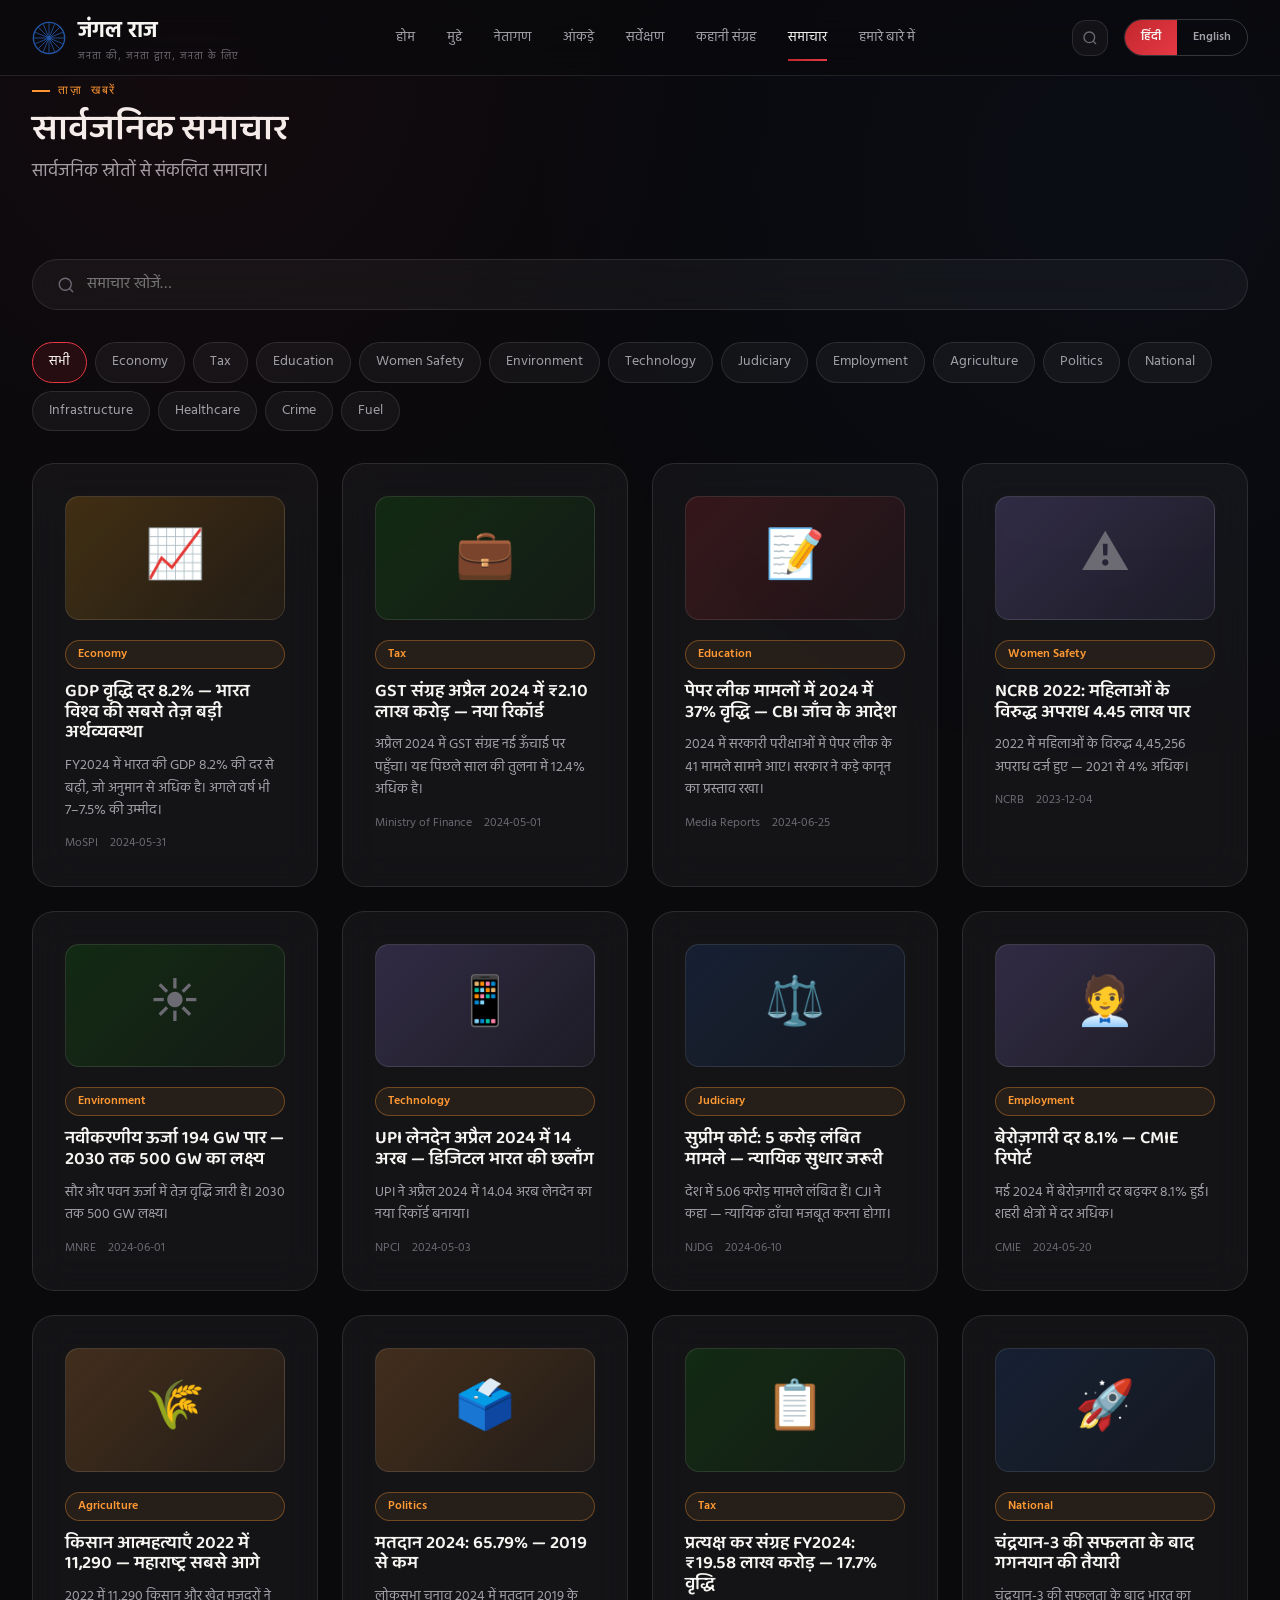
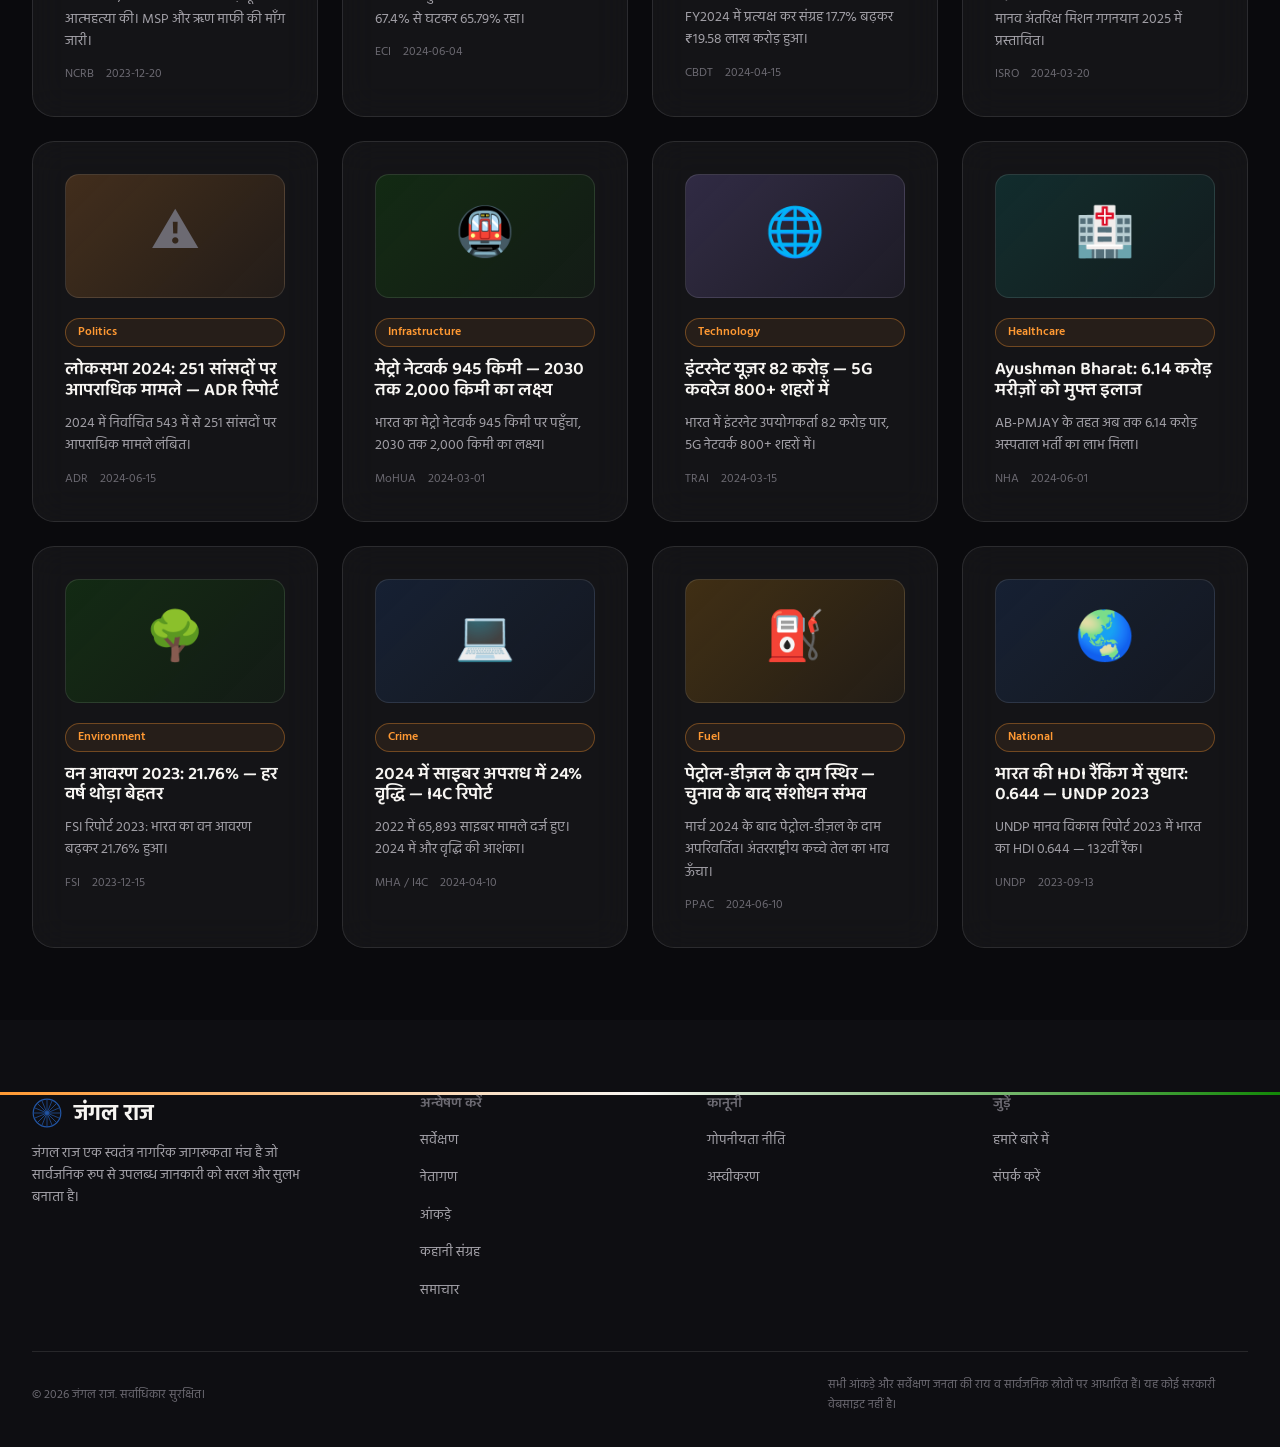
<file: pages/news.html>
﻿<!DOCTYPE html>
<html lang="hi">
<head>
<meta charset="UTF-8">
<meta name="viewport" content="width=device-width, initial-scale=1.0">
<title>सार्वजनिक समाचार | जंगल राज</title>
<meta name="description" content="भारत की राजनीति, अर्थव्यवस्था, समाज और नीति से जुड़ी प्रमुख खबरें।">

<link rel="preconnect" href="https://fonts.googleapis.com" rel="noopener noreferrer" target="_blank">
<link rel="preconnect" href="https://fonts.gstatic.com" rel="noopener noreferrer" target="_blank" crossorigin>
<link href="https://fonts.googleapis.com/css2?family=Space+Grotesk:wght@500;600;700&family=Baloo+2:wght@600;700;800&family=Inter:wght@400;500;600&family=Hind:wght@400;500;600;700&family=JetBrains+Mono:wght@400;500&display=swap" rel="stylesheet">

<link rel="stylesheet" href="../css/variables.css">
<link rel="stylesheet" href="../css/base.css">
<link rel="stylesheet" href="../css/components.css?v=20250822-fix4">
<link rel="stylesheet" href="../css/navbar.css">
<link rel="stylesheet" href="../css/footer.css?v=20260919-cachefix">
<link rel="stylesheet" href="../css/animations.css">
<link rel="stylesheet" href="../css/news.css?v=20260919-cachefix">
<link rel="stylesheet" href="../css/search.css">
<link rel="stylesheet" href="../css/responsive.css">
<link rel="canonical" href="https://jungleraj.in/pages/news.html" rel="noopener noreferrer" target="_blank">
<link rel="manifest" href="../manifest.json">
<link rel="icon" type="image/svg+xml" href="../favicon.svg">
<meta property="og:type" content="website">
<meta property="og:site_name" content="जंगल राज">
<meta property="og:title" content="सार्वजनिक समाचार | जंगल राज">
<meta property="og:description" content="भारत की राजनीति, अर्थव्यवस्था, समाज और नीति से जुड़ी प्रमुख खबरें।">
<meta property="og:url" content="https://jungleraj.in/pages/news.html">
<meta property="og:image" content="https://jungleraj.in/og-image.png">
<meta name="twitter:card" content="summary_large_image">
<meta name="twitter:title" content="सार्वजनिक समाचार | जंगल राज">
<meta name="twitter:description" content="भारत की राजनीति, अर्थव्यवस्था, समाज और नीति से जुड़ी प्रमुख खबरें।">
<meta name="twitter:image" content="https://jungleraj.in/og-image.png">
<meta name="theme-color" content="#0a0a0d">
<meta name="robots" content="index, follow">
</head>
<body>

<a class="skip-link" href="#main" data-i18n="nav.mainContent">मुख्य सामग्री पर जाएँ</a>

<div id="app-loader" aria-hidden="true">
  <svg class="loader-chakra" viewBox="0 0 100 100" xmlns="http://www.w3.org/2000/svg">
    <circle cx="50" cy="50" r="46" fill="none" stroke="currentColor" stroke-width="4"/>
    <circle cx="50" cy="50" r="6" fill="currentColor"/>
    <g stroke="currentColor" stroke-width="2.5"><line x1="50" y1="50" x2="94.00" y2="50.00"/><line x1="50" y1="50" x2="90.65" y2="66.84"/><line x1="50" y1="50" x2="81.11" y2="81.11"/><line x1="50" y1="50" x2="66.84" y2="90.65"/><line x1="50" y1="50" x2="50.00" y2="94.00"/><line x1="50" y1="50" x2="33.16" y2="90.65"/><line x1="50" y1="50" x2="18.89" y2="81.11"/><line x1="50" y1="50" x2="9.35" y2="66.84"/><line x1="50" y1="50" x2="6.00" y2="50.00"/><line x1="50" y1="50" x2="9.35" y2="33.16"/><line x1="50" y1="50" x2="18.89" y2="18.89"/><line x1="50" y1="50" x2="33.16" y2="9.35"/><line x1="50" y1="50" x2="50.00" y2="6.00"/><line x1="50" y1="50" x2="66.84" y2="9.35"/><line x1="50" y1="50" x2="81.11" y2="18.89"/><line x1="50" y1="50" x2="90.65" y2="33.16"/></g>
  </svg>
  <span class="loader-text" data-i18n="common.loading">लोड हो रहा है…</span>
  <div class="loader-bar"><span></span></div>
</div>


<header class="navbar">
  <div class="container">
    <a href="../index.html" class="brand">
      <svg class="chakra-mark" viewBox="0 0 100 100" xmlns="http://www.w3.org/2000/svg">
        <circle cx="50" cy="50" r="46" fill="none" stroke="currentColor" stroke-width="4"/>
        <circle cx="50" cy="50" r="6" fill="currentColor"/>
        <g stroke="currentColor" stroke-width="2.5"><line x1="50" y1="50" x2="94.00" y2="50.00"/><line x1="50" y1="50" x2="90.65" y2="66.84"/><line x1="50" y1="50" x2="81.11" y2="81.11"/><line x1="50" y1="50" x2="66.84" y2="90.65"/><line x1="50" y1="50" x2="50.00" y2="94.00"/><line x1="50" y1="50" x2="33.16" y2="90.65"/><line x1="50" y1="50" x2="18.89" y2="81.11"/><line x1="50" y1="50" x2="9.35" y2="66.84"/><line x1="50" y1="50" x2="6.00" y2="50.00"/><line x1="50" y1="50" x2="9.35" y2="33.16"/><line x1="50" y1="50" x2="18.89" y2="18.89"/><line x1="50" y1="50" x2="33.16" y2="9.35"/><line x1="50" y1="50" x2="50.00" y2="6.00"/><line x1="50" y1="50" x2="66.84" y2="9.35"/><line x1="50" y1="50" x2="81.11" y2="18.89"/><line x1="50" y1="50" x2="90.65" y2="33.16"/></g>
      </svg>
      <span>
        <span data-i18n="brand.name">जंगल राज</span>
        <small data-i18n="brand.strapline">जनता की, जनता द्वारा, जनता के लिए</small>
      </span>
    </a>

    <button class="nav-toggle" aria-label="Open menu" aria-expanded="false" data-i18n-aria="nav.openMenu">
      <span></span><span></span><span></span>
    </button>

        <ul class="nav-links">
      <li><a href="../index.html" data-i18n="nav.home">होम</a></li>
      <li><a href="issues.html" data-i18n="nav.issues">मुद्दे</a></li>
      <li><a href="politicians.html" data-i18n="nav.politicians">नेतागण</a></li>
      <li><a href="statistics.html" data-i18n="nav.statistics">आंकड़े</a></li>
      <li><a href="surveys.html" data-i18n="nav.surveys">सर्वेक्षण</a></li>
      <li><a href="storybook.html" data-i18n="nav.storybook">कहानी संग्रह</a></li>
      <li><a href="news.html" data-i18n="nav.news">समाचार</a></li>
      <li><a href="about.html" data-i18n="nav.about">हमारे बारे में</a></li>
    </ul>

    <div class="nav-actions">
            <button class="search-trigger-btn" aria-label="खोजें" title="Search (Ctrl+K)" onclick="JrSearch.open()">
        <svg viewBox="0 0 24 24" fill="none" stroke="currentColor" stroke-width="2"><circle cx="11" cy="11" r="8"/><path d="m21 21-4.35-4.35"/></svg>
      </button>
      <div class="lang-toggle">
        <button data-lang="hi">हिंदी</button>
        <button data-lang="en">English</button>
      </div>
    </div>
  </div>
</header>


<main id="main">

<section class="page-header">
  <div class="container">
    <span class="eyebrow" data-i18n="home.news.eyebrow">ताज़ा खबरें</span>
    <h1 class="section-title" data-i18n="news.title">सार्वजनिक समाचार</h1>
    <p class="section-sub" data-i18n="news.sub">सार्वजनिक स्रोतों से संकलित समाचार।</p>
  </div>
</section>

<section class="section container">
  <div class="filter-bar">
    <div class="search-bar glass">
      <svg width="18" height="18" viewBox="0 0 24 24" fill="none" stroke="currentColor" stroke-width="1.8" stroke-linecap="round" stroke-linejoin="round"><circle cx="11" cy="11" r="8"/><path d="m21 21-4.3-4.3"/></svg>
      <input type="search" id="news-search" data-i18n-placeholder="news.searchPlaceholder" placeholder="समाचार खोजें…">
    </div>
  </div>

  <div class="news-category-bar" id="news-category-bar"></div>

  <div class="card-grid" id="news-grid"></div>
</section>

</main>

<footer class="site-footer">
  <div class="footer-tricolour"></div>
  <div class="container">
    <div class="footer-grid">
      <div class="footer-brand">
        <a href="../index.html" class="brand">
          <svg class="chakra-mark" viewBox="0 0 100 100" xmlns="http://www.w3.org/2000/svg" style="width:30px;height:30px;">
            <circle cx="50" cy="50" r="46" fill="none" stroke="currentColor" stroke-width="4"/>
            <circle cx="50" cy="50" r="6" fill="currentColor"/>
            <g stroke="currentColor" stroke-width="2.5"><line x1="50" y1="50" x2="94.00" y2="50.00"/><line x1="50" y1="50" x2="90.65" y2="66.84"/><line x1="50" y1="50" x2="81.11" y2="81.11"/><line x1="50" y1="50" x2="66.84" y2="90.65"/><line x1="50" y1="50" x2="50.00" y2="94.00"/><line x1="50" y1="50" x2="33.16" y2="90.65"/><line x1="50" y1="50" x2="18.89" y2="81.11"/><line x1="50" y1="50" x2="9.35" y2="66.84"/><line x1="50" y1="50" x2="6.00" y2="50.00"/><line x1="50" y1="50" x2="9.35" y2="33.16"/><line x1="50" y1="50" x2="18.89" y2="18.89"/><line x1="50" y1="50" x2="33.16" y2="9.35"/><line x1="50" y1="50" x2="50.00" y2="6.00"/><line x1="50" y1="50" x2="66.84" y2="9.35"/><line x1="50" y1="50" x2="81.11" y2="18.89"/><line x1="50" y1="50" x2="90.65" y2="33.16"/></g>
          </svg>
          <span data-i18n="brand.name">जंगल राज</span>
        </a>
        <p data-i18n="footer.about">जंगल राज एक स्वतंत्र नागरिक जागरूकता मंच है जो सार्वजनिक रूप से उपलब्ध जानकारी को सरल और सुलभ बनाता है।</p>
      </div>
      <div class="footer-col">
        <h4 data-i18n="footer.explore">अन्वेषण करें</h4>
        <ul>
          <li><a href="surveys.html" data-i18n="nav.surveys">सर्वेक्षण</a></li>
          <li><a href="politicians.html" data-i18n="nav.politicians">नेतागण</a></li>
          <li><a href="statistics.html" data-i18n="nav.statistics">आंकड़े</a></li>
          <li><a href="storybook.html" data-i18n="nav.storybook">कहानी संग्रह</a></li>
          <li><a href="news.html" data-i18n="nav.news">समाचार</a></li>
        </ul>
      </div>
      <div class="footer-col">
        <h4 data-i18n="footer.legal">कानूनी</h4>
        <ul>
          <li><a href="privacy.html" data-i18n="footer.privacy">गोपनीयता नीति</a></li>
          <li><a href="disclaimer.html" data-i18n="footer.disclaimer">अस्वीकरण</a></li>
        </ul>
      </div>
      <div class="footer-col">
        <h4 data-i18n="footer.connect">जुड़ें</h4>
        <ul>
          <li><a href="about.html" data-i18n="footer.about_link">हमारे बारे में</a></li>
          <li><a href="contact.html" data-i18n="footer.contact">संपर्क करें</a></li>
        </ul>
      </div>
    </div>
    <div class="footer-bottom">
      <span>© <span data-year></span> <span data-i18n="brand.name">जंगल राज</span>. <span data-i18n="footer.rights">सर्वाधिकार सुरक्षित।</span></span>
      <span class="disclaimer-note" data-i18n="footer.disclaimerNote">सभी आंकड़े और सर्वेक्षण जनता की राय व सार्वजनिक स्रोतों पर आधारित हैं। यह कोई सरकारी वेबसाइट नहीं है।</span>
    </div>
  </div>
</footer>


<script src="../js/i18n.js?v=20260919-cachefix5"></script>
<script src="../js/api.js"></script>
<script src="../js/components.js"></script>
<script src="../js/main.js"></script>
<script src="../js/news.js?v=20260919-cachefix"></script>

<!-- GLOBAL SEARCH OVERLAY -->
<div class="search-overlay" id="search-overlay" role="dialog" aria-modal="true" aria-label="वैश्विक खोज">
  <div class="search-overlay-box">
    <div class="search-overlay-input-row">
      <span class="search-overlay-icon">
        <svg width="20" height="20" viewBox="0 0 24 24" fill="none" stroke="currentColor" stroke-width="2"><circle cx="11" cy="11" r="8"/><path d="m21 21-4.35-4.35"/></svg>
      </span>
      <input type="search" id="search-overlay-input" class="search-overlay-input"
             placeholder="खोजें… नेता, आँकड़े, मुद्दे, सर्वेक्षण…" data-i18n-placeholder="search.placeholder"
             autocomplete="off" spellcheck="false" aria-label="वैश्विक खोज" data-i18n-aria="search.globalSearch">
      <button class="search-voice-btn" id="search-voice-btn" aria-label="आवाज़ से खोजें" data-i18n-aria="search.voiceSearch" title="Voice">
        <svg width="14" height="14" viewBox="0 0 24 24" fill="none" stroke="currentColor" stroke-width="2"><path d="M12 1a3 3 0 0 0-3 3v8a3 3 0 0 0 6 0V4a3 3 0 0 0-3-3z"/><path d="M19 10v2a7 7 0 0 1-14 0v-2"/><line x1="12" y1="19" x2="12" y2="23"/><line x1="8" y1="23" x2="16" y2="23"/></svg>
      </button>
      <button class="search-close-btn" id="search-close-btn" aria-label="बंद करें" data-i18n-aria="search.closeSearch">✕</button>
    </div>
    <div class="search-hints">
      <span class="search-hint"><kbd>↑</kbd><kbd>↓</kbd> <span data-i18n="search.navigate">नेविगेट</span></span>
      <span class="search-hint"><kbd>Enter</kbd> <span data-i18n="search.open">खोलें</span></span>
      <span class="search-hint"><kbd>Esc</kbd> <span data-i18n="search.close">बंद करें</span></span>
      <span class="search-hint"><kbd>Ctrl K</kbd> <span data-i18n="common.search">खोजें</span></span>
    </div>
  </div>
  <div class="search-results-container">
    <div id="search-results"></div>
  </div>
</div>
<script src="../js/search.js"></script>
</body>
</html>
</file>
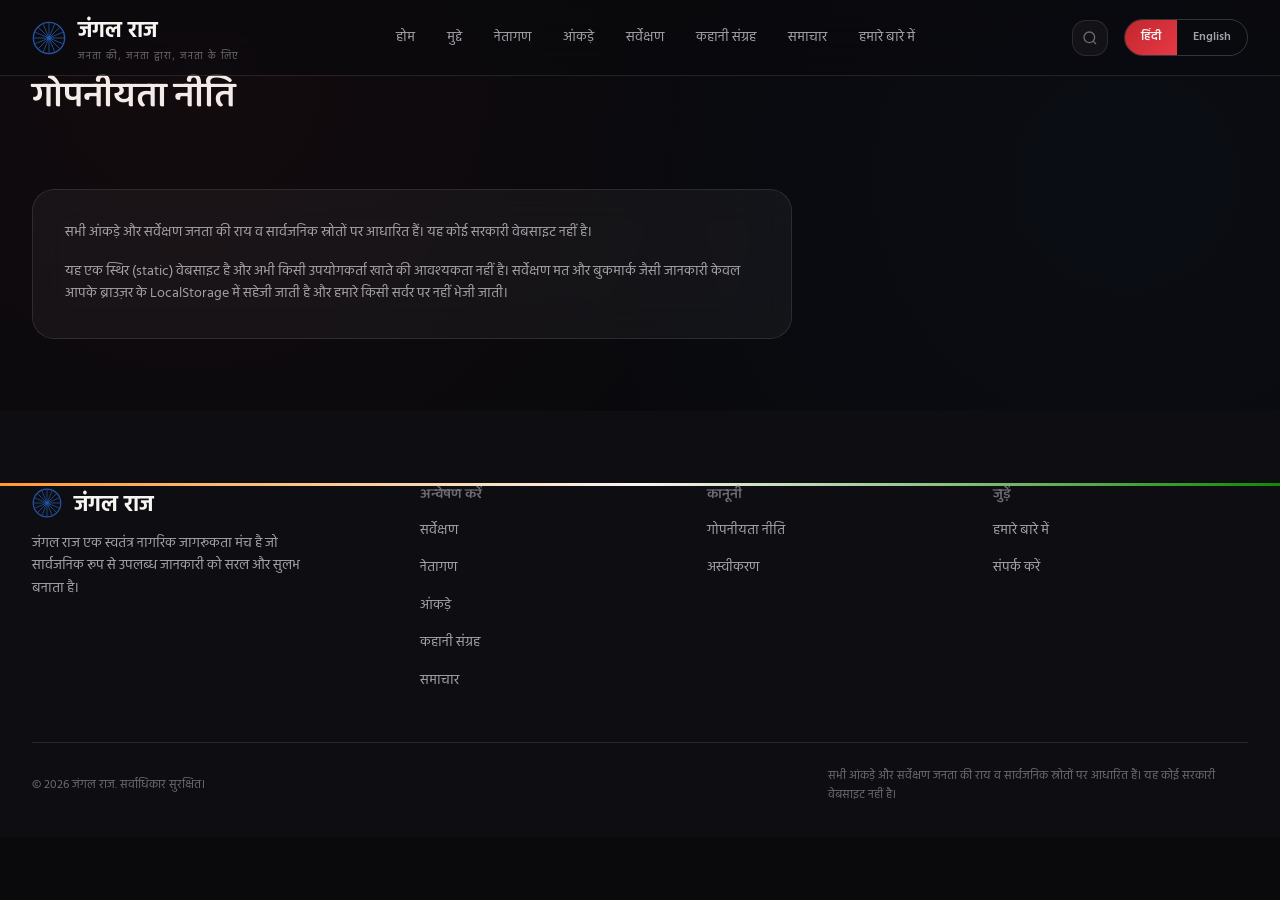
<file: pages/privacy.html>
﻿<!DOCTYPE html>
<html lang="hi">
<head>
<meta charset="UTF-8">
<meta name="viewport" content="width=device-width, initial-scale=1.0">
<title>गोपनीयता नीति | जंगल राज</title>
<meta name="description" content="जंगल राज पर आपकी गोपनीयता कैसे सुरक्षित रखी जाती है, जानें।">

<link rel="preconnect" href="https://fonts.googleapis.com" rel="noopener noreferrer" target="_blank">
<link rel="preconnect" href="https://fonts.gstatic.com" rel="noopener noreferrer" target="_blank" crossorigin>
<link href="https://fonts.googleapis.com/css2?family=Space+Grotesk:wght@500;600;700&family=Baloo+2:wght@600;700;800&family=Inter:wght@400;500;600&family=Hind:wght@400;500;600;700&family=JetBrains+Mono:wght@400;500&display=swap" rel="stylesheet">

<link rel="stylesheet" href="../css/variables.css">
<link rel="stylesheet" href="../css/base.css">
<link rel="stylesheet" href="../css/components.css?v=20250822-fix4">
<link rel="stylesheet" href="../css/navbar.css">
<link rel="stylesheet" href="../css/footer.css?v=20260919-cachefix">
<link rel="stylesheet" href="../css/animations.css">
<link rel="stylesheet" href="../css/search.css">
<link rel="stylesheet" href="../css/responsive.css">
<link rel="canonical" href="https://jungleraj.in/pages/privacy.html" rel="noopener noreferrer" target="_blank">
<link rel="manifest" href="../manifest.json">
<link rel="icon" type="image/svg+xml" href="../favicon.svg">
<meta property="og:type" content="website">
<meta property="og:site_name" content="जंगल राज">
<meta property="og:title" content="गोपनीयता नीति | जंगल राज">
<meta property="og:description" content="जंगल राज पर आपकी गोपनीयता कैसे सुरक्षित रखी जाती है, जानें।">
<meta property="og:url" content="https://jungleraj.in/pages/privacy.html">
<meta property="og:image" content="https://jungleraj.in/og-image.png">
<meta name="twitter:card" content="summary_large_image">
<meta name="twitter:title" content="गोपनीयता नीति | जंगल राज">
<meta name="twitter:description" content="जंगल राज पर आपकी गोपनीयता कैसे सुरक्षित रखी जाती है, जानें।">
<meta name="twitter:image" content="https://jungleraj.in/og-image.png">
<meta name="theme-color" content="#0a0a0d">
<meta name="robots" content="index, follow">
</head>
<body>

<a class="skip-link" href="#main" data-i18n="nav.mainContent">मुख्य सामग्री पर जाएँ</a>

<div id="app-loader" aria-hidden="true">
  <svg class="loader-chakra" viewBox="0 0 100 100" xmlns="http://www.w3.org/2000/svg">
    <circle cx="50" cy="50" r="46" fill="none" stroke="currentColor" stroke-width="4"/>
    <circle cx="50" cy="50" r="6" fill="currentColor"/>
    <g stroke="currentColor" stroke-width="2.5"><line x1="50" y1="50" x2="94.00" y2="50.00"/><line x1="50" y1="50" x2="90.65" y2="66.84"/><line x1="50" y1="50" x2="81.11" y2="81.11"/><line x1="50" y1="50" x2="66.84" y2="90.65"/><line x1="50" y1="50" x2="50.00" y2="94.00"/><line x1="50" y1="50" x2="33.16" y2="90.65"/><line x1="50" y1="50" x2="18.89" y2="81.11"/><line x1="50" y1="50" x2="9.35" y2="66.84"/><line x1="50" y1="50" x2="6.00" y2="50.00"/><line x1="50" y1="50" x2="9.35" y2="33.16"/><line x1="50" y1="50" x2="18.89" y2="18.89"/><line x1="50" y1="50" x2="33.16" y2="9.35"/><line x1="50" y1="50" x2="50.00" y2="6.00"/><line x1="50" y1="50" x2="66.84" y2="9.35"/><line x1="50" y1="50" x2="81.11" y2="18.89"/><line x1="50" y1="50" x2="90.65" y2="33.16"/></g>
  </svg>
  <span class="loader-text" data-i18n="common.loading">लोड हो रहा है…</span>
  <div class="loader-bar"><span></span></div>
</div>


<header class="navbar">
  <div class="container">
    <a href="../index.html" class="brand">
      <svg class="chakra-mark" viewBox="0 0 100 100" xmlns="http://www.w3.org/2000/svg">
        <circle cx="50" cy="50" r="46" fill="none" stroke="currentColor" stroke-width="4"/>
        <circle cx="50" cy="50" r="6" fill="currentColor"/>
        <g stroke="currentColor" stroke-width="2.5"><line x1="50" y1="50" x2="94.00" y2="50.00"/><line x1="50" y1="50" x2="90.65" y2="66.84"/><line x1="50" y1="50" x2="81.11" y2="81.11"/><line x1="50" y1="50" x2="66.84" y2="90.65"/><line x1="50" y1="50" x2="50.00" y2="94.00"/><line x1="50" y1="50" x2="33.16" y2="90.65"/><line x1="50" y1="50" x2="18.89" y2="81.11"/><line x1="50" y1="50" x2="9.35" y2="66.84"/><line x1="50" y1="50" x2="6.00" y2="50.00"/><line x1="50" y1="50" x2="9.35" y2="33.16"/><line x1="50" y1="50" x2="18.89" y2="18.89"/><line x1="50" y1="50" x2="33.16" y2="9.35"/><line x1="50" y1="50" x2="50.00" y2="6.00"/><line x1="50" y1="50" x2="66.84" y2="9.35"/><line x1="50" y1="50" x2="81.11" y2="18.89"/><line x1="50" y1="50" x2="90.65" y2="33.16"/></g>
      </svg>
      <span>
        <span data-i18n="brand.name">जंगल राज</span>
        <small data-i18n="brand.strapline">जनता की, जनता द्वारा, जनता के लिए</small>
      </span>
    </a>

    <button class="nav-toggle" aria-label="Open menu" aria-expanded="false" data-i18n-aria="nav.openMenu">
      <span></span><span></span><span></span>
    </button>

        <ul class="nav-links">
      <li><a href="../index.html" data-i18n="nav.home">होम</a></li>
      <li><a href="issues.html" data-i18n="nav.issues">मुद्दे</a></li>
      <li><a href="politicians.html" data-i18n="nav.politicians">नेतागण</a></li>
      <li><a href="statistics.html" data-i18n="nav.statistics">आंकड़े</a></li>
      <li><a href="surveys.html" data-i18n="nav.surveys">सर्वेक्षण</a></li>
      <li><a href="storybook.html" data-i18n="nav.storybook">कहानी संग्रह</a></li>
      <li><a href="news.html" data-i18n="nav.news">समाचार</a></li>
      <li><a href="about.html" data-i18n="nav.about">हमारे बारे में</a></li>
    </ul>

    <div class="nav-actions">
            <button class="search-trigger-btn" aria-label="खोजें" title="Search (Ctrl+K)" onclick="JrSearch.open()">
        <svg viewBox="0 0 24 24" fill="none" stroke="currentColor" stroke-width="2"><circle cx="11" cy="11" r="8"/><path d="m21 21-4.35-4.35"/></svg>
      </button>
      <div class="lang-toggle">
        <button data-lang="hi">हिंदी</button>
        <button data-lang="en">English</button>
      </div>
    </div>
  </div>
</header>


<main id="main">

<section class="page-header">
  <div class="container">
    <h1 class="section-title" data-i18n="privacy.title">गोपनीयता नीति</h1>
  </div>
</section>
<section class="section container">
  <div class="card" style="max-width:760px;">
    <p class="card-text" data-i18n="footer.disclaimerNote">सभी आंकड़े और सर्वेक्षण जनता की राय व सार्वजनिक स्रोतों पर आधारित हैं। यह कोई सरकारी वेबसाइट नहीं है।</p>
    <p class="card-text" style="margin-top:var(--sp-4);" data-i18n="privacy.note2">यह एक स्थिर (static) वेबसाइट है और अभी किसी उपयोगकर्ता खाते की आवश्यकता नहीं है। सर्वेक्षण मत और बुकमार्क जैसी जानकारी केवल आपके ब्राउज़र के LocalStorage में सहेजी जाती है और हमारे किसी सर्वर पर नहीं भेजी जाती।</p>
  </div>
</section>

</main>

<footer class="site-footer">
  <div class="footer-tricolour"></div>
  <div class="container">
    <div class="footer-grid">
      <div class="footer-brand">
        <a href="../index.html" class="brand">
          <svg class="chakra-mark" viewBox="0 0 100 100" xmlns="http://www.w3.org/2000/svg" style="width:30px;height:30px;">
            <circle cx="50" cy="50" r="46" fill="none" stroke="currentColor" stroke-width="4"/>
            <circle cx="50" cy="50" r="6" fill="currentColor"/>
            <g stroke="currentColor" stroke-width="2.5"><line x1="50" y1="50" x2="94.00" y2="50.00"/><line x1="50" y1="50" x2="90.65" y2="66.84"/><line x1="50" y1="50" x2="81.11" y2="81.11"/><line x1="50" y1="50" x2="66.84" y2="90.65"/><line x1="50" y1="50" x2="50.00" y2="94.00"/><line x1="50" y1="50" x2="33.16" y2="90.65"/><line x1="50" y1="50" x2="18.89" y2="81.11"/><line x1="50" y1="50" x2="9.35" y2="66.84"/><line x1="50" y1="50" x2="6.00" y2="50.00"/><line x1="50" y1="50" x2="9.35" y2="33.16"/><line x1="50" y1="50" x2="18.89" y2="18.89"/><line x1="50" y1="50" x2="33.16" y2="9.35"/><line x1="50" y1="50" x2="50.00" y2="6.00"/><line x1="50" y1="50" x2="66.84" y2="9.35"/><line x1="50" y1="50" x2="81.11" y2="18.89"/><line x1="50" y1="50" x2="90.65" y2="33.16"/></g>
          </svg>
          <span data-i18n="brand.name">जंगल राज</span>
        </a>
        <p data-i18n="footer.about">जंगल राज एक स्वतंत्र नागरिक जागरूकता मंच है जो सार्वजनिक रूप से उपलब्ध जानकारी को सरल और सुलभ बनाता है।</p>
      </div>
      <div class="footer-col">
        <h4 data-i18n="footer.explore">अन्वेषण करें</h4>
        <ul>
          <li><a href="surveys.html" data-i18n="nav.surveys">सर्वेक्षण</a></li>
          <li><a href="politicians.html" data-i18n="nav.politicians">नेतागण</a></li>
          <li><a href="statistics.html" data-i18n="nav.statistics">आंकड़े</a></li>
          <li><a href="storybook.html" data-i18n="nav.storybook">कहानी संग्रह</a></li>
          <li><a href="news.html" data-i18n="nav.news">समाचार</a></li>
        </ul>
      </div>
      <div class="footer-col">
        <h4 data-i18n="footer.legal">कानूनी</h4>
        <ul>
          <li><a href="privacy.html" data-i18n="footer.privacy">गोपनीयता नीति</a></li>
          <li><a href="disclaimer.html" data-i18n="footer.disclaimer">अस्वीकरण</a></li>
        </ul>
      </div>
      <div class="footer-col">
        <h4 data-i18n="footer.connect">जुड़ें</h4>
        <ul>
          <li><a href="about.html" data-i18n="footer.about_link">हमारे बारे में</a></li>
          <li><a href="contact.html" data-i18n="footer.contact">संपर्क करें</a></li>
        </ul>
      </div>
    </div>
    <div class="footer-bottom">
      <span>© <span data-year></span> <span data-i18n="brand.name">जंगल राज</span>. <span data-i18n="footer.rights">सर्वाधिकार सुरक्षित।</span></span>
      <span class="disclaimer-note" data-i18n="footer.disclaimerNote">सभी आंकड़े और सर्वेक्षण जनता की राय व सार्वजनिक स्रोतों पर आधारित हैं। यह कोई सरकारी वेबसाइट नहीं है।</span>
    </div>
  </div>
</footer>


<script src="../js/i18n.js?v=20260919-cachefix5"></script>
<script src="../js/api.js"></script>
<script src="../js/components.js"></script>
<script src="../js/main.js"></script>

<!-- GLOBAL SEARCH OVERLAY -->
<div class="search-overlay" id="search-overlay" role="dialog" aria-modal="true" aria-label="वैश्विक खोज">
  <div class="search-overlay-box">
    <div class="search-overlay-input-row">
      <span class="search-overlay-icon">
        <svg width="20" height="20" viewBox="0 0 24 24" fill="none" stroke="currentColor" stroke-width="2"><circle cx="11" cy="11" r="8"/><path d="m21 21-4.35-4.35"/></svg>
      </span>
      <input type="search" id="search-overlay-input" class="search-overlay-input"
             placeholder="खोजें… नेता, आँकड़े, मुद्दे, सर्वेक्षण…" data-i18n-placeholder="search.placeholder"
             autocomplete="off" spellcheck="false" aria-label="वैश्विक खोज" data-i18n-aria="search.globalSearch">
      <button class="search-voice-btn" id="search-voice-btn" aria-label="आवाज़ से खोजें" data-i18n-aria="search.voiceSearch" title="Voice">
        <svg width="14" height="14" viewBox="0 0 24 24" fill="none" stroke="currentColor" stroke-width="2"><path d="M12 1a3 3 0 0 0-3 3v8a3 3 0 0 0 6 0V4a3 3 0 0 0-3-3z"/><path d="M19 10v2a7 7 0 0 1-14 0v-2"/><line x1="12" y1="19" x2="12" y2="23"/><line x1="8" y1="23" x2="16" y2="23"/></svg>
      </button>
      <button class="search-close-btn" id="search-close-btn" aria-label="बंद करें" data-i18n-aria="search.closeSearch">✕</button>
    </div>
    <div class="search-hints">
      <span class="search-hint"><kbd>↑</kbd><kbd>↓</kbd> <span data-i18n="search.navigate">नेविगेट</span></span>
      <span class="search-hint"><kbd>Enter</kbd> <span data-i18n="search.open">खोलें</span></span>
      <span class="search-hint"><kbd>Esc</kbd> <span data-i18n="search.close">बंद करें</span></span>
      <span class="search-hint"><kbd>Ctrl K</kbd> <span data-i18n="common.search">खोजें</span></span>
    </div>
  </div>
  <div class="search-results-container">
    <div id="search-results"></div>
  </div>
</div>
<script src="../js/search.js"></script>
</body>
</html>
</file>
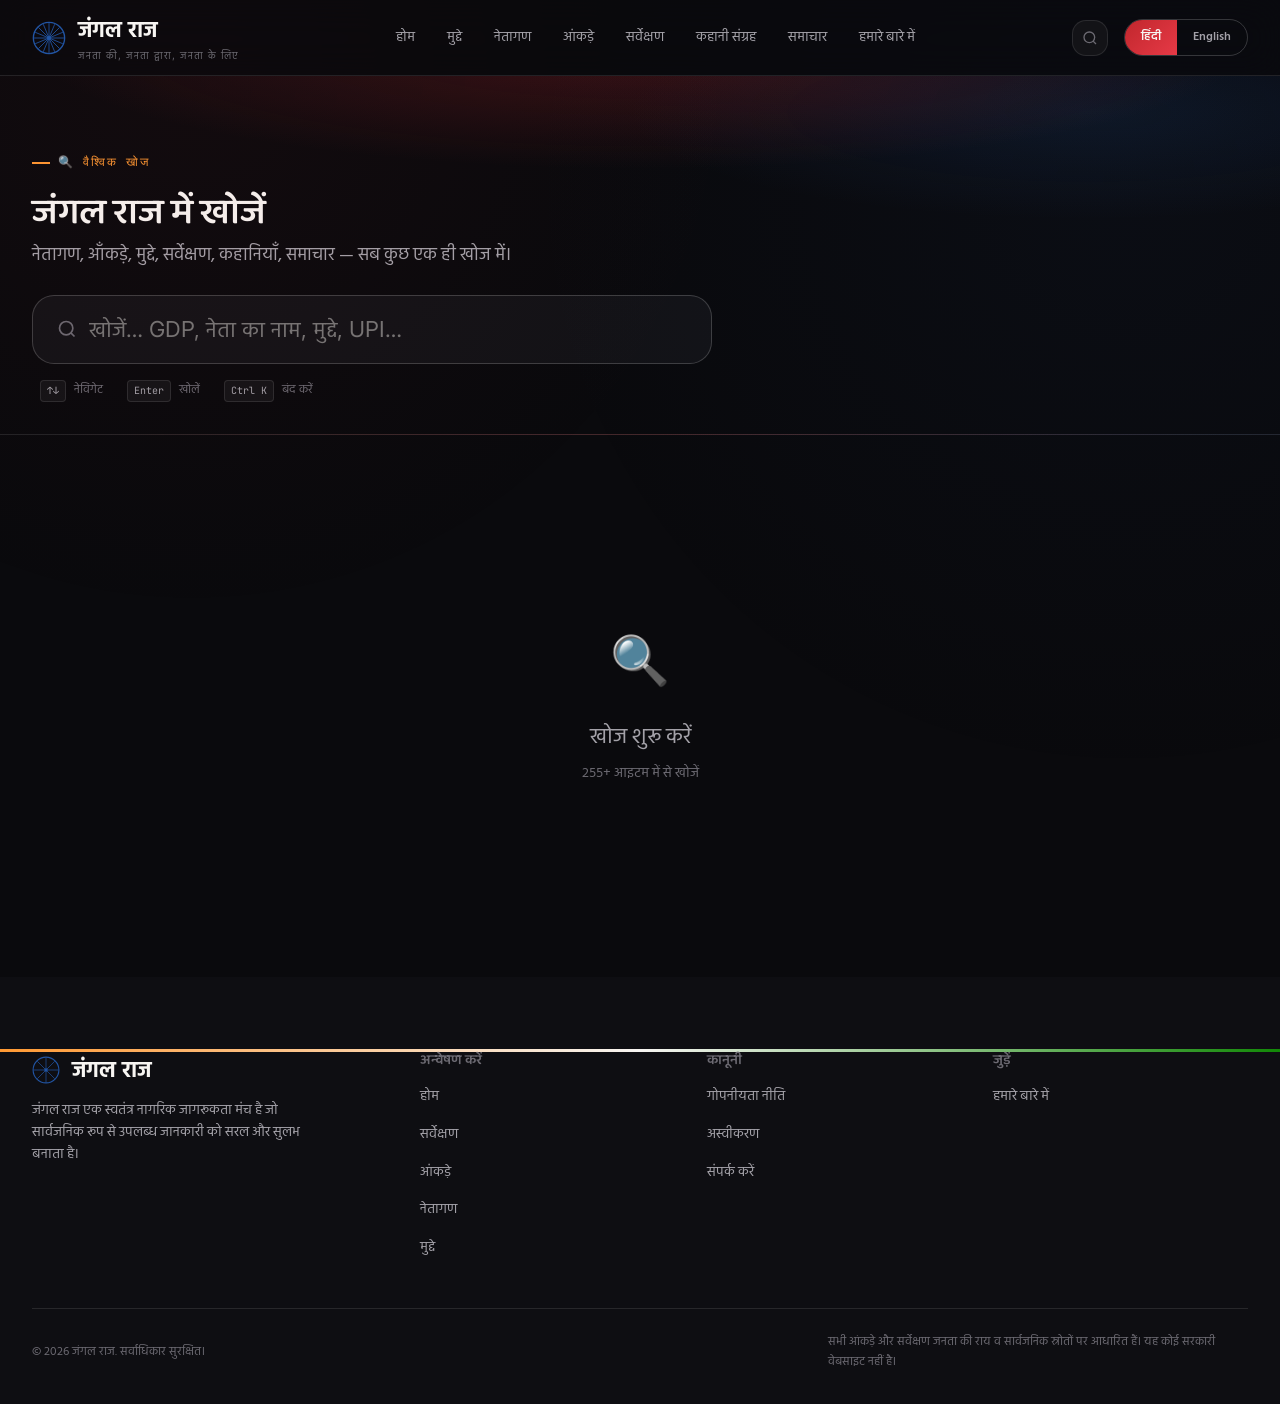
<file: pages/search.html>
﻿<!DOCTYPE html>
<html lang="hi">
<head>
<meta charset="UTF-8">
<meta name="viewport" content="width=device-width, initial-scale=1.0">
<title>वैश्विक खोज | जंगल राज</title>
<meta name="description" content="जंगल राज पर नेता, मुद्दे, आंकड़े, सर्वेक्षण और समाचार खोजें।">

<link rel="preconnect" href="https://fonts.googleapis.com" rel="noopener noreferrer" target="_blank">
<link rel="preconnect" href="https://fonts.gstatic.com" rel="noopener noreferrer" target="_blank" crossorigin>
<link href="https://fonts.googleapis.com/css2?family=Space+Grotesk:wght@500;600;700&family=Baloo+2:wght@600;700;800&family=Inter:wght@400;500;600&family=Hind:wght@400;500;600;700&family=JetBrains+Mono:wght@400;500&display=swap" rel="stylesheet">

<link rel="stylesheet" href="../css/variables.css">
<link rel="stylesheet" href="../css/base.css">
<link rel="stylesheet" href="../css/components.css?v=20250822-fix4">
<link rel="stylesheet" href="../css/navbar.css">
<link rel="stylesheet" href="../css/footer.css?v=20260919-cachefix">
<link rel="stylesheet" href="../css/animations.css">
<link rel="stylesheet" href="../css/search.css">
<link rel="stylesheet" href="../css/responsive.css">
<link rel="canonical" href="https://jungleraj.in/pages/search.html" rel="noopener noreferrer" target="_blank">
<link rel="manifest" href="../manifest.json">
<link rel="icon" type="image/svg+xml" href="../favicon.svg">
<meta property="og:type" content="website">
<meta property="og:site_name" content="जंगल राज">
<meta property="og:title" content="वैश्विक खोज | जंगल राज">
<meta property="og:description" content="जंगल राज पर नेता, मुद्दे, आंकड़े, सर्वेक्षण और समाचार खोजें।">
<meta property="og:url" content="https://jungleraj.in/pages/search.html">
<meta property="og:image" content="https://jungleraj.in/og-image.png">
<meta name="twitter:card" content="summary_large_image">
<meta name="twitter:title" content="वैश्विक खोज | जंगल राज">
<meta name="twitter:description" content="जंगल राज पर नेता, मुद्दे, आंकड़े, सर्वेक्षण और समाचार खोजें।">
<meta name="twitter:image" content="https://jungleraj.in/og-image.png">
<meta name="theme-color" content="#0a0a0d">
<meta name="robots" content="index, follow">
</head>
<body>

<a class="skip-link" href="#main" data-i18n="nav.mainContent">मुख्य सामग्री पर जाएँ</a>
<div id="app-loader" aria-hidden="true">
  <svg class="loader-chakra" viewBox="0 0 100 100" xmlns="http://www.w3.org/2000/svg"><circle cx="50" cy="50" r="46" fill="none" stroke="currentColor" stroke-width="4"/><circle cx="50" cy="50" r="6" fill="currentColor"/><g stroke="currentColor" stroke-width="2.5"><line x1="50" y1="50" x2="94.00" y2="50.00"/><line x1="50" y1="50" x2="90.65" y2="66.84"/><line x1="50" y1="50" x2="81.11" y2="81.11"/><line x1="50" y1="50" x2="66.84" y2="90.65"/><line x1="50" y1="50" x2="50.00" y2="94.00"/><line x1="50" y1="50" x2="33.16" y2="90.65"/><line x1="50" y1="50" x2="18.89" y2="81.11"/><line x1="50" y1="50" x2="9.35" y2="66.84"/><line x1="50" y1="50" x2="6.00" y2="50.00"/><line x1="50" y1="50" x2="9.35" y2="33.16"/><line x1="50" y1="50" x2="18.89" y2="18.89"/><line x1="50" y1="50" x2="33.16" y2="9.35"/><line x1="50" y1="50" x2="50.00" y2="6.00"/><line x1="50" y1="50" x2="66.84" y2="9.35"/><line x1="50" y1="50" x2="81.11" y2="18.89"/><line x1="50" y1="50" x2="90.65" y2="33.16"/></g></svg>
  <span class="loader-text" data-i18n="common.loading">लोड हो रहा है…</span>
  <div class="loader-bar"><span></span></div>
</div>

<!-- NAVBAR -->
<header class="navbar">
  <div class="container">
    <a href="../index.html" class="brand">
      <svg class="chakra-mark" viewBox="0 0 100 100" xmlns="http://www.w3.org/2000/svg"><circle cx="50" cy="50" r="46" fill="none" stroke="currentColor" stroke-width="4"/><circle cx="50" cy="50" r="6" fill="currentColor"/><g stroke="currentColor" stroke-width="2.5"><line x1="50" y1="50" x2="94.00" y2="50.00"/><line x1="50" y1="50" x2="90.65" y2="66.84"/><line x1="50" y1="50" x2="81.11" y2="81.11"/><line x1="50" y1="50" x2="66.84" y2="90.65"/><line x1="50" y1="50" x2="50.00" y2="94.00"/><line x1="50" y1="50" x2="33.16" y2="90.65"/><line x1="50" y1="50" x2="18.89" y2="81.11"/><line x1="50" y1="50" x2="9.35" y2="66.84"/><line x1="50" y1="50" x2="6.00" y2="50.00"/><line x1="50" y1="50" x2="9.35" y2="33.16"/><line x1="50" y1="50" x2="18.89" y2="18.89"/><line x1="50" y1="50" x2="33.16" y2="9.35"/><line x1="50" y1="50" x2="50.00" y2="6.00"/><line x1="50" y1="50" x2="66.84" y2="9.35"/><line x1="50" y1="50" x2="81.11" y2="18.89"/><line x1="50" y1="50" x2="90.65" y2="33.16"/></g></svg>
      <span><span data-i18n="brand.name">जंगल राज</span><small data-i18n="brand.strapline">जनता की, जनता द्वारा, जनता के लिए</small></span>
    </a>
    <button class="nav-toggle" aria-label="Open menu" aria-expanded="false" data-i18n-aria="nav.openMenu"><span></span><span></span><span></span></button>
        <ul class="nav-links">
      <li><a href="../index.html" data-i18n="nav.home">होम</a></li>
      <li><a href="issues.html" data-i18n="nav.issues">मुद्दे</a></li>
      <li><a href="politicians.html" data-i18n="nav.politicians">नेतागण</a></li>
      <li><a href="statistics.html" data-i18n="nav.statistics">आंकड़े</a></li>
      <li><a href="surveys.html" data-i18n="nav.surveys">सर्वेक्षण</a></li>
      <li><a href="storybook.html" data-i18n="nav.storybook">कहानी संग्रह</a></li>
      <li><a href="news.html" data-i18n="nav.news">समाचार</a></li>
      <li><a href="about.html" data-i18n="nav.about">हमारे बारे में</a></li>
    </ul>
    <div class="nav-actions">
      <button class="search-trigger-btn" aria-label="खोजें" title="Search (Ctrl+K)">
        <svg viewBox="0 0 24 24" fill="none" stroke="currentColor" stroke-width="2"><circle cx="11" cy="11" r="8"/><path d="m21 21-4.35-4.35"/></svg>
      </button>
      <div class="lang-toggle"><button data-lang="hi">हिंदी</button><button data-lang="en">English</button></div>
    </div>
  </div>
</header>

<main id="main">

  <!-- SEARCH PAGE HERO -->
  <section class="search-page-hero">
    <div class="container">
      <span class="eyebrow" data-i18n="search.eyebrow">🔍 वैश्विक खोज</span>
      <h1 class="section-title" style="margin-top:var(--sp-3)">
        <span data-i18n="search.heroTitlePrefix">जंगल राज में</span> <span class="accent" data-i18n="search.heroTitleAccent">खोजें</span>
      </h1>
      <p class="section-sub" data-i18n="search.heroSub">नेतागण, आँकड़े, मुद्दे, सर्वेक्षण, कहानियाँ, समाचार — सब कुछ एक ही खोज में।</p>

      <div class="search-page-input-wrap">
        <div class="search-page-bar">
          <svg style="width:20px;height:20px;color:var(--color-text-dim);flex-shrink:0" viewBox="0 0 24 24" fill="none" stroke="currentColor" stroke-width="2"><circle cx="11" cy="11" r="8"/><path d="m21 21-4.35-4.35"/></svg>
          <input
            type="search"
            id="search-page-input"
            class="search-page-input"
            placeholder="खोजें… GDP, नेता का नाम, मुद्दे, UPI…" data-i18n-placeholder="search.pagePlaceholder"
            autocomplete="off"
            spellcheck="false"
          >
        </div>
      </div>

      <div class="search-hints" style="margin-top:var(--sp-4)">
        <span class="search-hint"><kbd>↑↓</kbd> <span data-i18n="search.navigate">नेविगेट</span></span>
        <span class="search-hint"><kbd>Enter</kbd> <span data-i18n="search.open">खोलें</span></span>
        <span class="search-hint"><kbd>Ctrl K</kbd> <span data-i18n="search.close">बंद करें</span></span>
      </div>
    </div>
  </section>

  <!-- RESULTS -->
  <section class="search-page-results container">
    <div id="search-page-results">
      <!-- Populated by search.js initSearchPage() -->
      <div style="padding:var(--sp-10) 0;text-align:center;color:var(--color-text-dim)">
        <div style="font-size:3rem;margin-bottom:var(--sp-4)">🔍</div>
        <div style="font-size:var(--fs-lg);color:var(--color-text-muted)" data-i18n="search.startSearching">खोज शुरू करें</div>
        <div style="font-size:var(--fs-sm);margin-top:var(--sp-2)" data-i18n="search.startSearchingSub">255+ आइटम में से खोजें</div>
      </div>
    </div>
  </section>

</main>

<footer class="site-footer">
  <div class="footer-tricolour"></div>
  <div class="container">
    <div class="footer-grid">
      <div class="footer-brand">
        <a href="../index.html" class="brand"><svg class="chakra-mark" viewBox="0 0 100 100" xmlns="http://www.w3.org/2000/svg" style="width:28px;height:28px;"><circle cx="50" cy="50" r="46" fill="none" stroke="currentColor" stroke-width="4"/><circle cx="50" cy="50" r="6" fill="currentColor"/><g stroke="currentColor" stroke-width="2.5"><line x1="50" y1="50" x2="94" y2="50"/><line x1="50" y1="50" x2="81.11" y2="81.11"/><line x1="50" y1="50" x2="50" y2="94"/><line x1="50" y1="50" x2="18.89" y2="81.11"/><line x1="50" y1="50" x2="6" y2="50"/><line x1="50" y1="50" x2="18.89" y2="18.89"/><line x1="50" y1="50" x2="50" y2="6"/><line x1="50" y1="50" x2="81.11" y2="18.89"/></g></svg><span><span data-i18n="brand.name">जंगल राज</span></span></a>
        <p data-i18n="footer.about">जंगल राज एक स्वतंत्र नागरिक जागरूकता मंच है।</p>
      </div>
      <div class="footer-col">
        <h4 data-i18n="footer.explore">अन्वेषण करें</h4>
        <ul>
          <li><a href="../index.html" data-i18n="nav.home">होम</a></li>
          <li><a href="surveys.html" data-i18n="nav.surveys">सर्वेक्षण</a></li>
          <li><a href="statistics.html" data-i18n="nav.statistics">आंकड़े</a></li>
          <li><a href="politicians.html" data-i18n="nav.politicians">नेतागण</a></li>
          <li><a href="issues.html" data-i18n="nav.issues">मुद्दे</a></li>
        </ul>
      </div>
      <div class="footer-col">
        <h4 data-i18n="footer.legal">कानूनी</h4>
        <ul>
          <li><a href="privacy.html" data-i18n="footer.privacy">गोपनीयता नीति</a></li>
          <li><a href="disclaimer.html" data-i18n="footer.disclaimer">अस्वीकरण</a></li>
          <li><a href="contact.html" data-i18n="footer.contact">संपर्क करें</a></li>
        </ul>
      </div>
      <div class="footer-col">
        <h4 data-i18n="footer.connect">जुड़ें</h4>
        <ul>
          <li><a href="about.html" data-i18n="footer.about_link">हमारे बारे में</a></li>
        </ul>
      </div>
    </div>
    <div class="footer-bottom">
      <span>© <span data-year></span> <span data-i18n="brand.name">जंगल राज</span>. <span data-i18n="footer.rights">सर्वाधिकार सुरक्षित।</span></span>
      <span class="disclaimer-note" data-i18n="footer.disclaimerNote">सभी आंकड़े और सर्वेक्षण जनता की राय पर आधारित हैं।</span>
    </div>
  </div>
</footer>

<!-- GLOBAL SEARCH OVERLAY (shared) -->
<div class="search-overlay" id="search-overlay" role="dialog" aria-modal="true" aria-label="वैश्विक खोज">
  <div class="search-overlay-box">
    <div class="search-overlay-input-row">
      <span class="search-overlay-icon">
        <svg width="20" height="20" viewBox="0 0 24 24" fill="none" stroke="currentColor" stroke-width="2"><circle cx="11" cy="11" r="8"/><path d="m21 21-4.35-4.35"/></svg>
      </span>
      <input
        type="search"
        id="search-overlay-input"
        class="search-overlay-input"
        placeholder="खोजें… नेता, आँकड़े, मुद्दे, सर्वेक्षण…" data-i18n-placeholder="search.placeholder"
        autocomplete="off"
        spellcheck="false"
        aria-label="वैश्विक खोज" data-i18n-aria="search.globalSearch"
      >
      <button class="search-voice-btn" id="search-voice-btn" aria-label="आवाज़ से खोजें" data-i18n-aria="search.voiceSearch" title="Voice search">
        <svg width="14" height="14" viewBox="0 0 24 24" fill="none" stroke="currentColor" stroke-width="2"><path d="M12 1a3 3 0 0 0-3 3v8a3 3 0 0 0 6 0V4a3 3 0 0 0-3-3z"/><path d="M19 10v2a7 7 0 0 1-14 0v-2"/><line x1="12" y1="19" x2="12" y2="23"/><line x1="8" y1="23" x2="16" y2="23"/></svg>
      </button>
      <button class="search-close-btn" id="search-close-btn" aria-label="बंद करें" data-i18n-aria="search.closeSearch">✕</button>
    </div>
    <div class="search-hints">
      <span class="search-hint"><kbd>↑</kbd><kbd>↓</kbd> <span data-i18n="search.navigate">नेविगेट</span></span>
      <span class="search-hint"><kbd>Enter</kbd> <span data-i18n="search.open">खोलें</span></span>
      <span class="search-hint"><kbd>Esc</kbd> <span data-i18n="search.close">बंद करें</span></span>
      <span class="search-hint"><kbd>Ctrl K</kbd> <span data-i18n="common.search">खोजें</span></span>
    </div>
  </div>

  <div class="search-results-container">
    <div id="search-results">
      <!-- Populated by search.js -->
    </div>
  </div>
</div>

<script src="../js/i18n.js?v=20260919-cachefix5"></script>
<script src="../js/api.js"></script>
<script src="../js/components.js"></script>
<script src="../js/main.js"></script>
<script src="../js/search.js"></script>
</body>
</html>
</file>
<file: css/variables.css>
/* =========================================================
   JUNGLE RAJ — DESIGN TOKENS
   भारत की आवाज़ | Of the People • By the People • For the People

   Palette rationale:
   - Base is nearly black with a warm (not blue) undertone, evoking
     official paper-on-slate rather than generic "tech dark mode".
   - Red is the republic seal red used on Ashoka Emblem plinths,
     not a saturated alert-red — it should feel institutional.
   - Saffron & India-green are drawn from the tricolour but rationed
     to small, meaningful moments (verified marks, positive deltas)
     so they read as civic signal, not decoration.
   - Chakra blue is reserved for the signature wheel motif only.
   ========================================================= */

:root {
  /* ---------- Core surfaces ---------- */
  --color-bg: #0a0a0d;
  --color-bg-alt: #0e0e12;
  --color-bg-elevated: #131317;
  --color-surface: rgba(255, 255, 255, 0.045);
  --color-surface-hover: rgba(255, 255, 255, 0.075);
  --color-surface-border: rgba(255, 255, 255, 0.10);
  --color-surface-border-strong: rgba(255, 255, 255, 0.18);

  /* ---------- Brand ---------- */
  --color-red: #c1272d;
  --color-red-bright: #e63946;
  --color-red-dim: #7a1a1f;
  --color-saffron: #ff9933;
  --color-green: #128807;
  --color-green-bright: #1ea80f;
  --color-chakra: #2255a4;

  /* ---------- Text ---------- */
  --color-white: #f7f5f2;
  --color-text: #e7e5e1;
  --color-text-muted: #a3a1a8;
  --color-text-dim: #6c6a72;

  /* ---------- Gradients ---------- */
  --gradient-hero: radial-gradient(ellipse 80% 60% at 50% -10%, rgba(193, 39, 45, 0.28), transparent 60%),
                    radial-gradient(ellipse 60% 50% at 85% 10%, rgba(34, 85, 164, 0.14), transparent 60%),
                    var(--color-bg);
  --gradient-red: linear-gradient(135deg, var(--color-red) 0%, var(--color-red-bright) 100%);
  --gradient-tricolour: linear-gradient(90deg, var(--color-saffron) 0%, var(--color-white) 50%, var(--color-green) 100%);
  --gradient-card-hover: linear-gradient(160deg, rgba(193, 39, 45, 0.10), rgba(255, 255, 255, 0.02));

  /* ---------- Typography ---------- */
  --font-display-en: 'Space Grotesk', 'Hind', sans-serif;
  --font-display-hi: 'Baloo 2', 'Hind', sans-serif;
  --font-body-en: 'Inter', 'Hind', sans-serif;
  --font-body-hi: 'Hind', 'Inter', sans-serif;
  --font-mono: 'JetBrains Mono', 'Space Mono', monospace;

  --fs-xs: 0.75rem;
  --fs-sm: 0.875rem;
  --fs-base: 1rem;
  --fs-md: 1.125rem;
  --fs-lg: 1.375rem;
  --fs-xl: 1.75rem;
  --fs-2xl: 2.25rem;
  --fs-3xl: 3rem;
  --fs-4xl: 4rem;
  --fs-5xl: 5.25rem;

  /* ---------- Spacing scale ---------- */
  --sp-1: 0.25rem;
  --sp-2: 0.5rem;
  --sp-3: 0.75rem;
  --sp-4: 1rem;
  --sp-5: 1.5rem;
  --sp-6: 2rem;
  --sp-7: 3rem;
  --sp-8: 4.5rem;
  --sp-9: 6.5rem;
  --sp-10: 9rem;

  /* ---------- Radius & shadow ---------- */
  --radius-sm: 8px;
  --radius-md: 14px;
  --radius-lg: 22px;
  --radius-pill: 999px;

  --shadow-sm: 0 2px 10px rgba(0, 0, 0, 0.25);
  --shadow-md: 0 10px 30px rgba(0, 0, 0, 0.35);
  --shadow-lg: 0 20px 60px rgba(0, 0, 0, 0.45);
  --shadow-red-glow: 0 0 0 1px rgba(193, 39, 45, 0.35), 0 12px 40px rgba(193, 39, 45, 0.18);

  /* ---------- Motion ---------- */
  --ease-out: cubic-bezier(0.16, 1, 0.3, 1);
  --ease-in-out: cubic-bezier(0.65, 0, 0.35, 1);
  --dur-fast: 160ms;
  --dur-base: 320ms;
  --dur-slow: 600ms;

  /* ---------- Layout ---------- */
  --container-max: 1440px;
  --container-padding: var(--sp-6);
  --nav-height: 76px;
  --blur-glass: blur(18px);
  /* ---------- Storybook reader ---------- */
  --rd-bg: #0f0f14;
  --rd-text: #e7e5e1;
  --rd-muted: #a3a1a8;
  --rd-page-bg: #131317;
  --rd-page-border: rgba(255,255,255,.10);

}

/* Reduced motion respects user preference globally */
@media (prefers-reduced-motion: reduce) {
  *, *::before, *::after {
    animation-duration: 0.001ms !important;
    animation-iteration-count: 1 !important;
    transition-duration: 0.001ms !important;
    scroll-behavior: auto !important;
  }
  /* ---------- Storybook reader ---------- */
  --rd-bg: #0f0f14;
  --rd-text: #e7e5e1;
  --rd-muted: #a3a1a8;
  --rd-page-bg: #131317;
  --rd-page-border: rgba(255,255,255,.10);

}
</file>
<file: css/base.css>
/* =========================================================
   BASE — reset, typography, base element styling
   ========================================================= */

*, *::before, *::after { box-sizing: border-box; margin: 0; padding: 0; }

html {
  scroll-behavior: smooth;
  -webkit-text-size-adjust: 100%;
}

html[lang="hi"] body { font-family: var(--font-body-hi); }
html[lang="en"] body { font-family: var(--font-body-en); }

body {
  background: var(--color-bg);
  color: var(--color-text);
  font-family: var(--font-body-en);
  font-size: var(--fs-base);
  line-height: 1.6;
  min-height: 100vh;
  overflow-x: hidden;
  -webkit-font-smoothing: antialiased;
}

/* Subtle noise + vignette so the near-black reads as material, not a flat hex */
body::before {
  content: "";
  position: fixed;
  inset: 0;
  pointer-events: none;
  z-index: 0;
  background-image:
    radial-gradient(circle at 15% 8%, rgba(193, 39, 45, 0.05), transparent 40%),
    radial-gradient(circle at 88% 20%, rgba(34, 85, 164, 0.05), transparent 45%);
}

h1, h2, h3, h4, h5 {
  font-family: var(--font-display-en);
  font-weight: 600;
  line-height: 1.15;
  letter-spacing: -0.01em;
  color: var(--color-white);
}
html[lang="hi"] h1, html[lang="hi"] h2, html[lang="hi"] h3,
html[lang="hi"] h4, html[lang="hi"] h5 {
  font-family: var(--font-display-hi);
  letter-spacing: 0;
}

a { color: inherit; text-decoration: none; }
ul, ol { list-style: none; }
img, svg { display: block; max-width: 100%; }
button, input, select, textarea { font: inherit; color: inherit; }
button { cursor: pointer; background: none; border: none; }

/* Focus visibility — never remove without replacing */
:focus-visible {
  outline: 2px solid var(--color-saffron);
  outline-offset: 3px;
  border-radius: 4px;
}

.numeral, .stat-figure, [data-numeral] {
  font-family: var(--font-mono);
  font-variant-numeric: tabular-nums;
}

/* ---------- Layout helpers ---------- */
.container {
  width: 100%;
  max-width: var(--container-max);
  margin-inline: auto;
  padding-inline: var(--container-padding, var(--sp-6));
}

.section {
  position: relative;
  z-index: 1;
  padding-block: var(--sp-8);
}

.section-head {
  display: flex;
  align-items: flex-end;
  justify-content: space-between;
  gap: var(--sp-5);
  margin-bottom: var(--sp-6);
  flex-wrap: wrap;
}

.eyebrow {
  display: inline-flex;
  align-items: center;
  gap: var(--sp-2);
  font-family: var(--font-mono);
  font-size: var(--fs-xs);
  letter-spacing: 0.14em;
  text-transform: uppercase;
  color: var(--color-saffron);
  margin-bottom: var(--sp-2);
}
.eyebrow::before {
  content: "";
  width: 18px;
  height: 2px;
  background: var(--color-saffron);
  display: inline-block;
}

.section-title {
  font-size: var(--fs-2xl);
}

.section-sub {
  color: var(--color-text-muted);
  font-size: var(--fs-md);
  max-width: 56ch;
  margin-top: var(--sp-2);
}

.visually-hidden {
  position: absolute !important;
  width: 1px; height: 1px;
  padding: 0; margin: -1px;
  overflow: hidden;
  clip: rect(0,0,0,0);
  white-space: nowrap;
  border: 0;
}

.skip-link {
  position: absolute;
  left: var(--sp-4);
  top: -60px;
  background: var(--color-red);
  color: var(--color-white);
  padding: var(--sp-3) var(--sp-5);
  border-radius: var(--radius-sm);
  z-index: 999;
  transition: top var(--dur-base) var(--ease-out);
}
.skip-link:focus { top: var(--sp-4); }

@media (max-width: 720px) {
  .section-title { font-size: var(--fs-xl); }
  .section { padding-block: var(--sp-7); }
}

/* ── Scroll to top ────────────────────────────────────── */
.scroll-top-btn {
  position: fixed;
  bottom: var(--sp-5);
  right: var(--sp-5);
  width: 44px;
  height: 44px;
  border-radius: 50%;
  background: var(--color-bg-elevated);
  border: 1px solid var(--color-surface-border-strong);
  color: var(--color-text-muted);
  display: grid;
  place-items: center;
  cursor: pointer;
  opacity: 0;
  transform: translateY(12px);
  transition: opacity var(--dur-base), transform var(--dur-base), border-color var(--dur-fast);
  z-index: 100;
  box-shadow: var(--shadow-md);
}
.scroll-top-btn.visible { opacity: 1; transform: translateY(0); }
.scroll-top-btn:hover { border-color: var(--color-saffron); color: var(--color-saffron); }
</file>
<file: css/components.css>
/* =========================================================
   COMPONENTS — buttons, glass cards, badges, forms, modal,
   pagination, tables, skeleton loaders, empty states
   ========================================================= */

/* ---------- Glass surface base ---------- */
.glass {
  background: var(--color-surface);
  border: 1px solid var(--color-surface-border);
  backdrop-filter: var(--blur-glass);
  -webkit-backdrop-filter: var(--blur-glass);
}

/* ---------- Buttons ---------- */
.btn {
  display: inline-flex;
  align-items: center;
  justify-content: center;
  gap: var(--sp-2);
  padding: var(--sp-3) var(--sp-6);
  border-radius: var(--radius-pill);
  font-weight: 600;
  font-size: var(--fs-sm);
  white-space: nowrap;
  transition: transform var(--dur-fast) var(--ease-out), box-shadow var(--dur-base) var(--ease-out), background var(--dur-base);
}
.btn:active { transform: scale(0.97); }

.btn-primary {
  background: var(--gradient-red);
  color: var(--color-white);
  box-shadow: var(--shadow-red-glow);
}
.btn-primary:hover { box-shadow: 0 0 0 1px rgba(230,57,70,.5), 0 16px 44px rgba(193,39,45,.3); transform: translateY(-2px); }

.btn-ghost {
  background: var(--color-surface);
  border: 1px solid var(--color-surface-border-strong);
  color: var(--color-white);
}
.btn-ghost:hover { background: var(--color-surface-hover); border-color: var(--color-saffron); }

.btn-sm { padding: var(--sp-2) var(--sp-4); font-size: var(--fs-xs); }

/* ---------- Cards ---------- */
.card {
  position: relative;
  background: var(--color-surface);
  border: 1px solid var(--color-surface-border);
  border-radius: var(--radius-lg);
  padding: var(--sp-6);
  backdrop-filter: var(--blur-glass);
  -webkit-backdrop-filter: var(--blur-glass);
  transition: transform var(--dur-base) var(--ease-out), border-color var(--dur-base), background var(--dur-base);
  overflow: hidden;
}
.card::before {
  content: "";
  position: absolute;
  inset: 0 0 auto 0;
  height: 2px;
  background: var(--gradient-red);
  transform: scaleX(0);
  transform-origin: left;
  transition: transform var(--dur-base) var(--ease-out);
}
.card:hover {
  transform: translateY(-4px);
  border-color: var(--color-surface-border-strong);
  background: var(--gradient-card-hover), var(--color-surface);
}
.card:hover::before { transform: scaleX(1); }

.card-icon {
  width: 46px; height: 46px;
  display: grid; place-items: center;
  border-radius: var(--radius-md);
  background: rgba(193, 39, 45, 0.14);
  color: var(--color-red-bright);
  margin-bottom: var(--sp-4);
}

.card-title { font-size: var(--fs-md); margin-bottom: var(--sp-2); }
.card-text { color: var(--color-text-muted); font-size: var(--fs-sm); }

.card-grid {
  display: grid;
  grid-template-columns: repeat(auto-fill, minmax(280px, 1fr));
  gap: var(--sp-5);
}

/* ---------- Badges / tags ---------- */
.badge {
  display: inline-flex;
  align-items: center;
  gap: 6px;
  font-size: var(--fs-xs);
  font-weight: 600;
  padding: 4px 12px;
  border-radius: var(--radius-pill);
  border: 1px solid var(--color-surface-border-strong);
  color: var(--color-text-muted);
}
.badge-verified { color: var(--color-green-bright); border-color: rgba(30,168,15,.35); background: rgba(30,168,15,.08); }
.badge-red { color: var(--color-red-bright); border-color: rgba(230,57,70,.35); background: rgba(230,57,70,.08); }
.badge-saffron { color: var(--color-saffron); border-color: rgba(255,153,51,.35); background: rgba(255,153,51,.08); }

.chip {
  padding: var(--sp-2) var(--sp-4);
  border-radius: var(--radius-pill);
  border: 1px solid var(--color-surface-border);
  background: var(--color-surface);
  font-size: var(--fs-sm);
  color: var(--color-text-muted);
  transition: all var(--dur-fast) var(--ease-out);
}
.chip.active, .chip:hover {
  color: var(--color-white);
  border-color: var(--color-red-bright);
  background: rgba(193,39,45,.14);
}

/* ---------- Forms ---------- */
.field { display: flex; flex-direction: column; gap: var(--sp-2); margin-bottom: var(--sp-5); }
.field label { font-size: var(--fs-sm); color: var(--color-text-muted); }
.field input, .field select, .field textarea {
  background: var(--color-bg-elevated);
  border: 1px solid var(--color-surface-border);
  border-radius: var(--radius-sm);
  padding: var(--sp-3) var(--sp-4);
  color: var(--color-white);
  transition: border-color var(--dur-fast);
}
.field input:focus, .field select:focus, .field textarea:focus { border-color: var(--color-saffron); }
.field textarea { resize: vertical; min-height: 120px; }

.search-bar {
  display: flex;
  align-items: center;
  gap: var(--sp-3);
  padding: var(--sp-3) var(--sp-5);
  border-radius: var(--radius-pill);
  flex: 1;
  min-width: 220px;
}
.search-bar input {
  background: none; border: none; flex: 1; color: var(--color-white);
}
.search-bar svg { width: 18px; height: 18px; color: var(--color-text-dim); flex-shrink: 0; }

.filter-bar {
  display: flex;
  align-items: center;
  gap: var(--sp-3);
  flex-wrap: wrap;
  margin-bottom: var(--sp-6);
}

/* ---------- Table ---------- */
.table-wrap {
  border-radius: var(--radius-lg);
  overflow: hidden;
  border: 1px solid var(--color-surface-border);
}
table { width: 100%; border-collapse: collapse; }
thead { background: var(--color-bg-elevated); }
th {
  text-align: left;
  padding: var(--sp-4) var(--sp-5);
  font-size: var(--fs-xs);
  text-transform: uppercase;
  letter-spacing: 0.08em;
  color: var(--color-text-dim);
  cursor: pointer;
  user-select: none;
  white-space: nowrap;
}
th[aria-sort="ascending"], th[aria-sort="descending"] { color: var(--color-saffron); }
th .sort-arrow { display: inline-block; margin-left: 6px; opacity: .6; }
td { padding: var(--sp-4) var(--sp-5); border-top: 1px solid var(--color-surface-border); font-size: var(--fs-sm); }
tbody tr { transition: background var(--dur-fast); cursor: pointer; }
tbody tr:hover { background: var(--color-surface-hover); }

/* ---------- Pagination ---------- */
.pagination {
  display: flex;
  align-items: center;
  justify-content: center;
  gap: var(--sp-2);
  margin-top: var(--sp-6);
}
.pagination button {
  width: 38px; height: 38px;
  border-radius: 50%;
  border: 1px solid var(--color-surface-border);
  color: var(--color-text-muted);
  display: grid; place-items: center;
  transition: all var(--dur-fast);
}
.pagination button.active {
  background: var(--gradient-red);
  color: var(--color-white);
  border-color: transparent;
}
.pagination button:hover:not(.active) { border-color: var(--color-saffron); color: var(--color-white); }
.pagination button:disabled { opacity: .35; cursor: not-allowed; }

/* ---------- Modal ---------- */
.modal-overlay {
  position: fixed; inset: 0;
  background: rgba(5, 5, 7, 0.72);
  backdrop-filter: blur(6px);
  display: flex; align-items: center; justify-content: center;
  padding: var(--sp-5);
  z-index: 200;
  opacity: 0;
  pointer-events: none;
  transition: opacity var(--dur-base) var(--ease-out);
}
.modal-overlay.open { opacity: 1; pointer-events: auto; }
.modal {
  background: var(--color-bg-elevated);
  border: 1px solid var(--color-surface-border-strong);
  border-radius: var(--radius-lg);
  max-width: 640px;
  width: 100%;
  max-height: 85vh;
  overflow-y: auto;
  padding: var(--sp-6);
  transform: translateY(24px) scale(.98);
  transition: transform var(--dur-base) var(--ease-out);
  box-shadow: var(--shadow-lg);
}
.modal-overlay.open .modal { transform: translateY(0) scale(1); }
.modal-close {
  position: absolute;
  top: var(--sp-5); right: var(--sp-5);
  width: 36px; height: 36px;
  border-radius: 50%;
  background: var(--color-surface);
  display: grid; place-items: center;
}
.modal-close:hover { background: var(--color-red); }

/* ---------- Progress bar (survey results) ---------- */
.progress-row { margin-bottom: var(--sp-4); }
.progress-row .progress-label {
  display: flex; justify-content: space-between;
  font-size: var(--fs-sm); margin-bottom: 6px; color: var(--color-text-muted);
}
.progress-track {
  height: 10px;
  border-radius: var(--radius-pill);
  background: var(--color-bg-elevated);
  overflow: hidden;
}
.progress-fill {
  height: 100%;
  border-radius: var(--radius-pill);
  background: var(--gradient-red);
  width: 0%;
  transition: width 900ms var(--ease-out);
}

/* ---------- Skeleton loaders ---------- */
.skeleton {
  position: relative;
  overflow: hidden;
  background: var(--color-surface);
  border-radius: var(--radius-md);
}
.skeleton::after {
  content: "";
  position: absolute; inset: 0;
  background: linear-gradient(90deg, transparent, rgba(255,255,255,.06), transparent);
  animation: shimmer 1.6s infinite;
}
@keyframes shimmer { from { transform: translateX(-100%); } to { transform: translateX(100%); } }
.skeleton-line { height: 14px; margin-bottom: var(--sp-2); width: 100%; }
.skeleton-card { height: 220px; }

/* ---------- Empty / error states ---------- */
.empty-state {
  text-align: center;
  padding: var(--sp-8) var(--sp-5);
  color: var(--color-text-muted);
}
.empty-state svg { margin: 0 auto var(--sp-4); color: var(--color-text-dim); }
.empty-state h3 { color: var(--color-white); margin-bottom: var(--sp-2); font-size: var(--fs-lg); }

/* ---------- Toast ---------- */
.toast {
  position: fixed;
  bottom: var(--sp-6);
  left: 50%;
  transform: translateX(-50%) translateY(20px);
  background: var(--color-bg-elevated);
  border: 1px solid var(--color-surface-border-strong);
  padding: var(--sp-3) var(--sp-5);
  border-radius: var(--radius-pill);
  font-size: var(--fs-sm);
  box-shadow: var(--shadow-lg);
  z-index: 300;
  opacity: 0;
  pointer-events: none;
  transition: all var(--dur-base) var(--ease-out);
}
.toast.show { opacity: 1; transform: translateX(-50%) translateY(0); pointer-events: auto; }

/* ---------- Source citation tag (statistics) ---------- */
.source-tag {
  display: inline-flex;
  align-items: center;
  gap: 6px;
  font-size: var(--fs-xs);
  color: var(--color-text-dim);
  margin-top: var(--sp-3);
  padding-top: var(--sp-3);
  border-top: 1px dashed var(--color-surface-border);
}
</file>
<file: css/navbar.css>
/* =========================================================
   NAVBAR — sticky glass nav with chakra brand mark
   ========================================================= */

.navbar {
  position: sticky;
  top: 0;
  z-index: 150;
  height: var(--nav-height);
  display: flex;
  align-items: center;
  background: rgba(10, 10, 13, 0.55);
  backdrop-filter: var(--blur-glass);
  -webkit-backdrop-filter: var(--blur-glass);
  border-bottom: 1px solid var(--color-surface-border);
  transition: background var(--dur-base), border-color var(--dur-base);
}

.navbar .container {
  display: flex;
  align-items: center;
  justify-content: space-between;
  gap: var(--sp-5);
}

.brand {
  display: flex;
  align-items: center;
  gap: var(--sp-3);
  font-family: var(--font-display-en);
  font-weight: 700;
  font-size: var(--fs-lg);
  color: var(--color-white);
  flex-shrink: 0;
}
.brand .chakra-mark {
  width: 34px; height: 34px;
  color: var(--color-chakra);
  animation: chakra-spin 18s linear infinite;
}
.brand-text-hi { font-family: var(--font-display-hi); }
.brand small {
  display: block;
  font-family: var(--font-body-en);
  font-weight: 400;
  font-size: 10px;
  letter-spacing: 0.1em;
  color: var(--color-text-dim);
  text-transform: uppercase;
}

.nav-links {
  display: flex;
  align-items: center;
  gap: var(--sp-6);
  list-style: none;
}
.nav-links a {
  position: relative;
  font-size: var(--fs-sm);
  color: var(--color-text-muted);
  padding-block: var(--sp-2);
  transition: color var(--dur-fast);
}
.nav-links a::after {
  content: "";
  position: absolute;
  left: 0; right: 0; bottom: -4px;
  height: 2px;
  background: var(--gradient-red);
  transform: scaleX(0);
  transform-origin: center;
  transition: transform var(--dur-base) var(--ease-out);
}
.nav-links a:hover, .nav-links a.active { color: var(--color-white); }
.nav-links a:hover::after, .nav-links a.active::after { transform: scaleX(1); }

.nav-actions { display: flex; align-items: center; gap: var(--sp-4); }

.lang-toggle {
  display: flex;
  align-items: center;
  border-radius: var(--radius-pill);
  border: 1px solid var(--color-surface-border-strong);
  overflow: hidden;
  font-size: var(--fs-xs);
  font-weight: 600;
}
.lang-toggle button {
  padding: var(--sp-2) var(--sp-4);
  color: var(--color-text-muted);
  transition: all var(--dur-fast);
}
.lang-toggle button.active { background: var(--gradient-red); color: var(--color-white); }

.nav-toggle {
  display: none;
  width: 40px; height: 40px;
  border-radius: var(--radius-sm);
  border: 1px solid var(--color-surface-border-strong);
  align-items: center;
  justify-content: center;
  flex-direction: column;
  gap: 4px;
}
.nav-toggle span {
  width: 18px; height: 2px;
  background: var(--color-white);
  transition: all var(--dur-base) var(--ease-out);
}
.nav-toggle.open span:nth-child(1) { transform: translateY(6px) rotate(45deg); }
.nav-toggle.open span:nth-child(2) { opacity: 0; }
.nav-toggle.open span:nth-child(3) { transform: translateY(-6px) rotate(-45deg); }

@keyframes chakra-spin { to { transform: rotate(360deg); } }

@media (max-width: 900px) {
  .nav-links {
    position: fixed;
    top: var(--nav-height);
    left: 0; right: 0;
    flex-direction: column;
    align-items: flex-start;
    background: rgba(10, 10, 13, 0.97);
    backdrop-filter: var(--blur-glass);
    padding: var(--sp-6) var(--sp-5);
    gap: var(--sp-5);
    border-bottom: 1px solid var(--color-surface-border);
    transform: translateY(-120%);
    opacity: 0;
    transition: transform var(--dur-base) var(--ease-out), opacity var(--dur-base);
    max-height: calc(100vh - var(--nav-height));
    overflow-y: auto;
  }
  .nav-links.open { transform: translateY(0); opacity: 1; }
  .nav-toggle { display: inline-flex; }
  .brand small { display: none; }
}
</file>
<file: css/footer.css>
/* =========================================================
   FOOTER
   ========================================================= */

.site-footer {
  position: relative;
  z-index: 1;
  /* .footer-tricolour below is the intended content/footer boundary —
     no border-top here, or it duplicates that line. */
  background: var(--color-bg-alt);
  padding-block: var(--sp-8) var(--sp-6);
}

.footer-tricolour {
  height: 3px;
  background: var(--gradient-tricolour);
}

.footer-grid {
  display: grid;
  grid-template-columns: 1.4fr 1fr 1fr 1fr;
  gap: var(--sp-6);
  margin-bottom: var(--sp-7);
}

.footer-brand .brand { margin-bottom: var(--sp-3); }
.footer-brand p {
  color: var(--color-text-muted);
  font-size: var(--fs-sm);
  max-width: 34ch;
}

.footer-col h4 {
  font-size: var(--fs-sm);
  text-transform: uppercase;
  letter-spacing: 0.08em;
  color: var(--color-text-dim);
  margin-bottom: var(--sp-4);
}
.footer-col ul { display: flex; flex-direction: column; gap: var(--sp-3); }
.footer-col a {
  font-size: var(--fs-sm);
  color: var(--color-text-muted);
  transition: color var(--dur-fast);
}
.footer-col a:hover { color: var(--color-saffron); }

.footer-social { display: flex; gap: var(--sp-3); margin-top: var(--sp-5); }
.footer-social a {
  width: 38px; height: 38px;
  border-radius: 50%;
  border: 1px solid var(--color-surface-border-strong);
  display: grid; place-items: center;
  color: var(--color-text-muted);
  transition: all var(--dur-fast);
}
.footer-social a:hover { border-color: var(--color-red-bright); color: var(--color-red-bright); }

.footer-bottom {
  padding-top: var(--sp-5);
  border-top: 1px solid var(--color-surface-border);
  display: flex;
  align-items: center;
  justify-content: space-between;
  flex-wrap: wrap;
  gap: var(--sp-3);
  font-size: var(--fs-xs);
  color: var(--color-text-dim);
}
.footer-bottom .disclaimer-note {
  max-width: 60ch;
}

@media (max-width: 900px) {
  .footer-grid { grid-template-columns: 1fr 1fr; }
}
@media (max-width: 560px) {
  .footer-grid { grid-template-columns: 1fr; gap: var(--sp-5); }
  .footer-bottom { flex-direction: column; align-items: flex-start; }
}
</file>
<file: css/animations.css>
/* =========================================================
   ANIMATIONS — loading screen, scroll reveals, micro-interactions
   ========================================================= */

/* ---------- Full-screen loader ---------- */
#app-loader {
  position: fixed;
  inset: 0;
  z-index: 999;
  display: flex;
  flex-direction: column;
  align-items: center;
  justify-content: center;
  gap: var(--sp-5);
  background: var(--color-bg);
  transition: opacity var(--dur-slow) var(--ease-out), visibility var(--dur-slow);
}
#app-loader.hidden { opacity: 0; visibility: hidden; pointer-events: none; }

#app-loader .loader-chakra {
  width: 72px; height: 72px;
  color: var(--color-red);
  animation: chakra-spin 1.4s linear infinite;
}
#app-loader .loader-text {
  font-family: var(--font-mono);
  font-size: var(--fs-xs);
  letter-spacing: 0.2em;
  text-transform: uppercase;
  color: var(--color-text-dim);
}
#app-loader .loader-bar {
  width: 160px; height: 2px;
  background: var(--color-surface-border);
  overflow: hidden;
  border-radius: var(--radius-pill);
}
#app-loader .loader-bar span {
  display: block;
  height: 100%;
  width: 40%;
  background: var(--gradient-red);
  animation: loader-sweep 1.1s ease-in-out infinite;
}
@keyframes loader-sweep {
  0% { transform: translateX(-100%); }
  100% { transform: translateX(350%); }
}

/* ---------- Scroll reveal ---------- */
.reveal {
  opacity: 0;
  transform: translateY(28px);
  transition: opacity var(--dur-slow) var(--ease-out), transform var(--dur-slow) var(--ease-out);
}
.reveal.in-view { opacity: 1; transform: translateY(0); }

.reveal-stagger.in-view > * { animation: stagger-in 600ms var(--ease-out) both; }
.reveal-stagger.in-view > *:nth-child(1) { animation-delay: 0ms; }
.reveal-stagger.in-view > *:nth-child(2) { animation-delay: 70ms; }
.reveal-stagger.in-view > *:nth-child(3) { animation-delay: 140ms; }
.reveal-stagger.in-view > *:nth-child(4) { animation-delay: 210ms; }
.reveal-stagger.in-view > *:nth-child(5) { animation-delay: 280ms; }
.reveal-stagger.in-view > *:nth-child(6) { animation-delay: 350ms; }
@keyframes stagger-in {
  from { opacity: 0; transform: translateY(20px); }
  to { opacity: 1; transform: translateY(0); }
}

/* ---------- Hero entrance ---------- */
.hero-enter { animation: hero-fade 900ms var(--ease-out) both; }
.hero-enter.delay-1 { animation-delay: 120ms; }
.hero-enter.delay-2 { animation-delay: 240ms; }
.hero-enter.delay-3 { animation-delay: 360ms; }
@keyframes hero-fade {
  from { opacity: 0; transform: translateY(18px); }
  to { opacity: 1; transform: translateY(0); }
}

/* ---------- Ticker ---------- */
@keyframes ticker-scroll {
  from { transform: translateX(0); }
  to { transform: translateX(-50%); }
}

/* ---------- Utility ---------- */
.pulse { animation: pulse-dot 1.8s ease-in-out infinite; }
@keyframes pulse-dot {
  0%, 100% { opacity: 1; }
  50% { opacity: .35; }
}
</file>
<file: css/search.css>
/* =========================================================
   search.css — Global Intelligence Search System
   Overlay · Results · Groups · Keyboard nav · Voice
   ========================================================= */

/* ── Search trigger button (navbar) ─────────────────────── */
.search-trigger-btn {
  width: 36px; height: 36px;
  border-radius: var(--radius-md);
  border: 1px solid var(--color-surface-border);
  background: var(--color-bg-elevated);
  color: var(--color-text-dim);
  display: grid; place-items: center;
  cursor: pointer;
  transition: all var(--dur-fast);
  flex-shrink: 0;
}
.search-trigger-btn:hover {
  border-color: var(--color-saffron);
  color: var(--color-saffron);
  background: rgba(255,153,51,.08);
}
.search-trigger-btn svg { width: 16px; height: 16px; }

/* ── Full-screen search overlay ─────────────────────────── */
.search-overlay {
  position: fixed;
  inset: 0;
  z-index: 600;
  background: rgba(6,4,10,.92);
  backdrop-filter: blur(16px) saturate(1.2);
  -webkit-backdrop-filter: blur(16px) saturate(1.2);
  display: none;
  flex-direction: column;
  align-items: center;
  padding: clamp(24px,6vw,80px) var(--sp-5) var(--sp-5);
  overflow-y: auto;
  overscroll-behavior: contain;
}
.search-overlay.open { display: flex; }

/* ── Input wrapper ──────────────────────────────────────── */
.search-overlay-box {
  width: 100%;
  max-width: 720px;
  flex-shrink: 0;
}
.search-overlay-input-row {
  display: flex;
  align-items: center;
  gap: var(--sp-3);
  background: var(--color-bg-elevated);
  border: 1.5px solid var(--color-surface-border-strong);
  border-radius: var(--radius-lg);
  padding: var(--sp-3) var(--sp-4);
  transition: border-color var(--dur-fast), box-shadow var(--dur-fast);
}
.search-overlay-input-row:focus-within {
  border-color: var(--color-saffron);
  box-shadow: 0 0 0 3px rgba(255,153,51,.12);
}
.search-overlay-icon { color: var(--color-text-dim); flex-shrink: 0; }
.search-overlay-input {
  flex: 1;
  background: transparent;
  border: none;
  outline: none;
  color: var(--color-white);
  font-size: clamp(var(--fs-lg), 2vw, var(--fs-xl));
  font-family: var(--font-body-en);
  caret-color: var(--color-saffron);
}
.search-overlay-input::placeholder { color: var(--color-text-dim); }
.search-voice-btn {
  width: 32px; height: 32px;
  border-radius: 50%;
  background: transparent;
  border: 1px solid var(--color-surface-border);
  color: var(--color-text-dim);
  display: grid; place-items: center;
  cursor: pointer;
  transition: all var(--dur-fast);
  flex-shrink: 0;
}
.search-voice-btn:hover { border-color: var(--color-red-bright); color: var(--color-red-bright); }
.search-voice-btn.listening {
  border-color: var(--color-red-bright);
  color: var(--color-red-bright);
  animation: pulse-ring 1.2s ease-out infinite;
}
.search-close-btn {
  width: 34px; height: 34px;
  border-radius: 50%;
  background: transparent;
  border: 1px solid var(--color-surface-border);
  color: var(--color-text-dim);
  display: grid; place-items: center;
  cursor: pointer;
  transition: all var(--dur-fast);
  flex-shrink: 0;
  font-size: 18px;
  line-height: 1;
}
.search-close-btn:hover { border-color: var(--color-red-bright); color: var(--color-red-bright); }

/* ── Hint row (keyboard shortcuts) ─────────────────────── */
.search-hints {
  display: flex;
  gap: var(--sp-5);
  margin-top: var(--sp-3);
  padding: 0 var(--sp-2);
  flex-wrap: wrap;
}
.search-hint {
  display: inline-flex;
  align-items: center;
  gap: var(--sp-2);
  font-size: var(--fs-xs);
  color: var(--color-text-dim);
}
.search-hint kbd {
  font-family: var(--font-mono);
  font-size: 10px;
  padding: 2px 6px;
  border-radius: 4px;
  background: var(--color-surface);
  border: 1px solid var(--color-surface-border);
  color: var(--color-text-muted);
}

/* ── Results container ──────────────────────────────────── */
.search-results-container {
  width: 100%;
  max-width: 720px;
  margin-top: var(--sp-5);
  display: flex;
  flex-direction: column;
  gap: var(--sp-5);
}

/* ── Recent / Trending panel ─────────────────────────────── */
.search-panel {
  background: var(--color-surface);
  border: 1px solid var(--color-surface-border);
  border-radius: var(--radius-lg);
  overflow: hidden;
}
.search-panel-header {
  padding: var(--sp-3) var(--sp-4);
  border-bottom: 1px solid var(--color-surface-border);
  display: flex;
  align-items: center;
  justify-content: space-between;
}
.search-panel-title {
  font-size: var(--fs-xs);
  text-transform: uppercase;
  letter-spacing: .08em;
  color: var(--color-text-dim);
}
.search-panel-clear {
  font-size: var(--fs-xs);
  color: var(--color-text-dim);
  cursor: pointer;
  transition: color var(--dur-fast);
}
.search-panel-clear:hover { color: var(--color-red-bright); }
.search-panel-items { padding: var(--sp-2); display: flex; flex-direction: column; }
.search-quick-item {
  display: flex;
  align-items: center;
  gap: var(--sp-3);
  padding: var(--sp-3) var(--sp-3);
  border-radius: var(--radius-md);
  cursor: pointer;
  color: var(--color-text-muted);
  font-size: var(--fs-sm);
  transition: background var(--dur-fast), color var(--dur-fast);
}
.search-quick-item:hover,
.search-quick-item.focused {
  background: var(--color-surface-hover);
  color: var(--color-white);
}
.search-quick-icon { color: var(--color-text-dim); flex-shrink: 0; font-size: 14px; }
.search-quick-pill {
  display: inline-flex;
  align-items: center;
  gap: var(--sp-2);
  padding: var(--sp-2) var(--sp-3);
  border-radius: var(--radius-pill);
  border: 1px solid var(--color-surface-border);
  font-size: var(--fs-xs);
  color: var(--color-text-muted);
  cursor: pointer;
  margin: var(--sp-1);
  background: var(--color-surface);
  transition: all var(--dur-fast);
}
.search-quick-pill:hover { border-color: var(--color-saffron); color: var(--color-saffron); }

/* ── Result groups ──────────────────────────────────────── */
.search-group {
  background: var(--color-surface);
  border: 1px solid var(--color-surface-border);
  border-radius: var(--radius-lg);
  overflow: hidden;
}
.search-group-header {
  padding: var(--sp-3) var(--sp-5);
  border-bottom: 1px solid var(--color-surface-border);
  display: flex;
  align-items: center;
  gap: var(--sp-3);
}
.search-group-icon { font-size: 1rem; }
.search-group-label {
  font-size: var(--fs-xs);
  text-transform: uppercase;
  letter-spacing: .08em;
  color: var(--color-text-dim);
  flex: 1;
}
.search-group-count {
  font-family: var(--font-mono);
  font-size: var(--fs-xs);
  color: var(--color-text-dim);
  background: var(--color-bg-elevated);
  padding: 2px 8px;
  border-radius: var(--radius-pill);
}

/* ── Individual result item ─────────────────────────────── */
.search-result-item {
  display: flex;
  align-items: flex-start;
  gap: var(--sp-4);
  padding: var(--sp-4) var(--sp-5);
  cursor: pointer;
  border-bottom: 1px solid var(--color-surface-border);
  transition: background var(--dur-fast);
  text-decoration: none;
  color: inherit;
}
.search-result-item:last-child { border-bottom: none; }
.search-result-item:hover,
.search-result-item.focused {
  background: var(--color-surface-hover);
}
.search-result-item.focused {
  outline: 2px solid var(--color-saffron);
  outline-offset: -2px;
}

.sri-thumb {
  width: 40px; height: 40px;
  border-radius: var(--radius-md);
  border: 1px solid var(--color-surface-border);
  display: grid; place-items: center;
  font-size: 1.3rem;
  flex-shrink: 0;
  background: var(--color-bg-elevated);
}
.sri-body { flex: 1; min-width: 0; }
.sri-title {
  font-size: var(--fs-sm);
  font-weight: 600;
  color: var(--color-white);
  line-height: 1.4;
  margin-bottom: 3px;
  display: -webkit-box;
  -webkit-line-clamp: 2;
  -webkit-box-orient: vertical;
  overflow: hidden;
}
.sri-title mark {
  background: rgba(255,153,51,.25);
  color: var(--color-saffron);
  border-radius: 2px;
  padding: 0 2px;
}
.sri-meta {
  display: flex;
  gap: var(--sp-3);
  flex-wrap: wrap;
  align-items: center;
}
.sri-cat {
  font-size: 10px;
  text-transform: uppercase;
  letter-spacing: .06em;
  color: var(--color-saffron);
}
.sri-sub {
  font-size: var(--fs-xs);
  color: var(--color-text-dim);
  overflow: hidden;
  text-overflow: ellipsis;
  white-space: nowrap;
  max-width: 380px;
}
.sri-badge {
  font-family: var(--font-mono);
  font-size: 10px;
  padding: 2px 8px;
  border-radius: var(--radius-pill);
  background: rgba(193,39,45,.12);
  color: var(--color-red-bright);
  flex-shrink: 0;
}
.sri-arrow {
  color: var(--color-text-dim);
  flex-shrink: 0;
  align-self: center;
  transition: color var(--dur-fast), transform var(--dur-fast);
}
.search-result-item:hover .sri-arrow,
.search-result-item.focused .sri-arrow {
  color: var(--color-saffron);
  transform: translateX(3px);
}

/* ── Summary bar ────────────────────────────────────────── */
.search-summary {
  text-align: center;
  font-size: var(--fs-xs);
  color: var(--color-text-dim);
  padding: var(--sp-3) 0;
}
.search-summary strong { color: var(--color-saffron); }

/* ── Empty / no results ─────────────────────────────────── */
.search-empty {
  text-align: center;
  padding: var(--sp-10) var(--sp-5);
  color: var(--color-text-dim);
}
.search-empty-icon { font-size: 3rem; margin-bottom: var(--sp-4); }
.search-empty-title { font-size: var(--fs-lg); color: var(--color-text-muted); margin-bottom: var(--sp-2); }
.search-empty-sub { font-size: var(--fs-sm); }

/* ── Loading state ──────────────────────────────────────── */
.search-loading {
  display: flex;
  align-items: center;
  justify-content: center;
  gap: var(--sp-3);
  padding: var(--sp-8);
  color: var(--color-text-dim);
  font-size: var(--fs-sm);
}
.search-loading-dots span {
  display: inline-block;
  width: 6px; height: 6px;
  border-radius: 50%;
  background: var(--color-saffron);
  animation: search-dot-bounce .9s ease-in-out infinite;
}
.search-loading-dots span:nth-child(2) { animation-delay: .15s; }
.search-loading-dots span:nth-child(3) { animation-delay: .30s; }
@keyframes search-dot-bounce {
  0%, 80%, 100% { transform: scale(0.6); opacity: .4; }
  40% { transform: scale(1); opacity: 1; }
}

/* ── Search page (pages/search.html) ────────────────────── */
.search-page-hero {
  padding: var(--sp-8) 0 var(--sp-6);
  background: var(--gradient-hero);
  border-bottom: 1px solid var(--color-surface-border);
}
.search-page-input-wrap {
  max-width: 680px;
  margin: var(--sp-5) 0 0;
}
.search-page-bar {
  display: flex;
  align-items: center;
  gap: var(--sp-3);
  background: var(--color-bg-elevated);
  border: 1.5px solid var(--color-surface-border-strong);
  border-radius: var(--radius-lg);
  padding: var(--sp-4) var(--sp-5);
}
.search-page-bar:focus-within {
  border-color: var(--color-saffron);
  box-shadow: 0 0 0 3px rgba(255,153,51,.12);
}
.search-page-input {
  flex: 1;
  background: transparent;
  border: none;
  outline: none;
  color: var(--color-white);
  font-size: var(--fs-lg);
  font-family: var(--font-body-en);
  caret-color: var(--color-saffron);
}
.search-page-results { padding: var(--sp-7) 0; }

/* ── Pulse ring animation for voice btn ─────────────────── */
@keyframes pulse-ring {
  0%   { box-shadow: 0 0 0 0 rgba(193,39,45,.5); }
  70%  { box-shadow: 0 0 0 8px rgba(193,39,45,0); }
  100% { box-shadow: 0 0 0 0 rgba(193,39,45,0); }
}

/* ── Responsive ─────────────────────────────────────────── */
@media (max-width: 640px) {
  .search-overlay { padding-top: var(--sp-6); }
  .search-hints { gap: var(--sp-3); }
  .sri-sub { display: none; }
}
</file>
<file: css/responsive.css>
/* =========================================================
   RESPONSIVE — cross-cutting breakpoint refinements
   (component-local responsive rules live in their own files)
   ========================================================= */

/* ── Desktop adjustments ──────────────────────────────── */
@media (min-width: 1600px) {
  :root { --container-max: 1520px; }
}

@media (min-width: 1920px) {
  :root { --container-max: 1600px; }
}

/* ── Laptop adjustments ───────────────────────────────── */
@media (max-width: 1440px) {
  :root { --fs-5xl: 4.5rem; --fs-4xl: 3.2rem; }
}

@media (max-width: 1024px) {
  :root { --fs-5xl: 4rem; --fs-4xl: 3.1rem; --container-padding: var(--sp-5); }
}

/* ── Tablet adjustments ───────────────────────────────── */
@media (max-width: 768px) {
  :root { --container-padding: var(--sp-5); }
}

/* ── Mobile adjustments ───────────────────────────────── */
@media (max-width: 720px) {
  :root { --fs-5xl: 2.6rem; --fs-4xl: 2.2rem; --fs-3xl: 1.8rem; --nav-height: 66px; --container-padding: var(--sp-4); }
  .card-grid { grid-template-columns: 1fr; }
}

@media (max-width: 480px) {
  .btn { width: 100%; }
  .btn.btn-inline { width: auto; }
}

/* ── Extra small adjustments ──────────────────────────── */
@media (max-width: 375px) {
  :root { --sp-5: 1.25rem; --sp-6: 1.75rem; --sp-7: 2.5rem; --sp-8: 3.5rem; --container-padding: var(--sp-3); }
  .container { padding-inline: var(--sp-3); }
  .section-title { font-size: var(--fs-xl); }
}

/* ── Hero responsive adjustments ──────────────────────── */
@media (max-width: 1440px) {
  .hero-chakra-bg { right: 0; width: min(50vw, 600px); height: min(50vw, 600px); }
}

@media (max-width: 1024px) {
  .hero-chakra-bg { right: 0; width: min(50vw, 550px); height: min(50vw, 550px); opacity: 0.15; }
  .hero-title { max-width: 100%; }
  .hero-content { max-width: 100%; }
}

@media (max-width: 768px) {
  .hero-chakra-bg { right: -8%; width: min(45vw, 450px); height: min(45vw, 450px); }
  .hero-title .line-hi, .hero-title .accent { white-space: normal; }
  .hero-title { max-width: 100%; }
}

@media (max-width: 480px) {
  .hero-chakra-bg { right: -15%; width: min(80vw, 350px); height: min(80vw, 350px); opacity: 0.1; }
  .hero { padding-block: var(--sp-6); }
  .hero-title { font-size: var(--fs-4xl); }
}

/* Print: strip decoration for disclaimer/privacy pages */
@media print {
  .navbar, .site-footer, #app-loader, .no-print { display: none !important; }
  body { background: #fff; color: #000; }
}

/* ── Focus-visible ring for keyboard nav ──────────────── */
:focus-visible {
  outline: 2px solid var(--color-saffron);
  outline-offset: 3px;
  border-radius: 4px;
}
button:focus:not(:focus-visible),
a:focus:not(:focus-visible) {
  outline: none;
}
</file>
<file: css/news.css>
/* =========================================================
   NEWS PAGE
   ========================================================= */

.news-featured {
  display: grid;
  grid-template-columns: 1.4fr 1fr;
  gap: var(--sp-5);
  margin-bottom: var(--sp-7);
}
.news-featured-main {
  min-height: 380px;
  display: flex;
  align-items: flex-end;
  padding: var(--sp-7);
  background: linear-gradient(180deg, transparent 30%, rgba(0,0,0,.9)), var(--color-surface);
}
.news-featured-main .news-title { font-size: var(--fs-2xl); margin-bottom: var(--sp-3); }
.news-featured-side { display: flex; flex-direction: column; gap: var(--sp-4); }
.news-featured-side .card { flex: 1; padding: var(--sp-5); }

.news-card { display: flex; flex-direction: column; gap: var(--sp-3); }
.news-card .news-thumb {
  aspect-ratio: 16/9;
  border-radius: var(--radius-md);
  background: linear-gradient(135deg, var(--color-surface-border) 0%, var(--color-bg-elevated) 100%);
  border: 1px solid var(--color-surface-border);
  margin-bottom: var(--sp-2);
  display: grid; place-items: center;
  color: var(--color-text-dim);
}
.news-card .news-title { font-size: var(--fs-md); }
.news-card .news-excerpt { color: var(--color-text-muted); font-size: var(--fs-sm); }
.news-card .news-meta { display: flex; gap: var(--sp-3); align-items: center; font-size: var(--fs-xs); color: var(--color-text-dim); }

.news-category-bar { display: flex; gap: var(--sp-2); flex-wrap: wrap; margin-bottom: var(--sp-6); }

@media (max-width: 900px) {
  .news-featured { grid-template-columns: 1fr; }
}

/* ---------- News detail modal ---------- */
.news-modal-overlay {
  position: fixed; inset: 0;
  background: rgba(0, 0, 0, .7);
  display: flex; align-items: center; justify-content: center;
  z-index: 1000;
  padding: var(--sp-4);
  animation: news-modal-fade-in .2s ease;
}
@keyframes news-modal-fade-in {
  from { opacity: 0; }
  to   { opacity: 1; }
}
.news-modal-content {
  background: var(--color-bg);
  border-radius: var(--radius-lg);
  width: 100%;
  max-width: 560px;
  max-height: 85vh;
  overflow-y: auto;
  position: relative;
}
.news-modal-content .modal-header {
  display: flex; justify-content: space-between; align-items: flex-start;
  padding: var(--sp-6);
  border-bottom: 1px solid var(--color-surface-border);
  gap: var(--sp-4);
}
.news-modal-content .modal-header h2 { font-size: var(--fs-xl); margin: 0; flex: 1; }
.news-modal-content .modal-close {
  background: none; border: none; font-size: 1.25rem; cursor: pointer;
  color: var(--color-text-muted);
  width: 32px; height: 32px; flex-shrink: 0;
  display: grid; place-items: center;
  border-radius: 50%;
  transition: background var(--dur-base), color var(--dur-base);
}
.news-modal-content .modal-close:hover { background: var(--color-surface); color: var(--color-white); }
.news-modal-content .modal-body { padding: var(--sp-6); }
.news-modal-content .modal-footer {
  padding: var(--sp-6);
  border-top: 1px solid var(--color-surface-border);
  display: flex; justify-content: space-between; align-items: center; gap: var(--sp-4);
}
</file>
